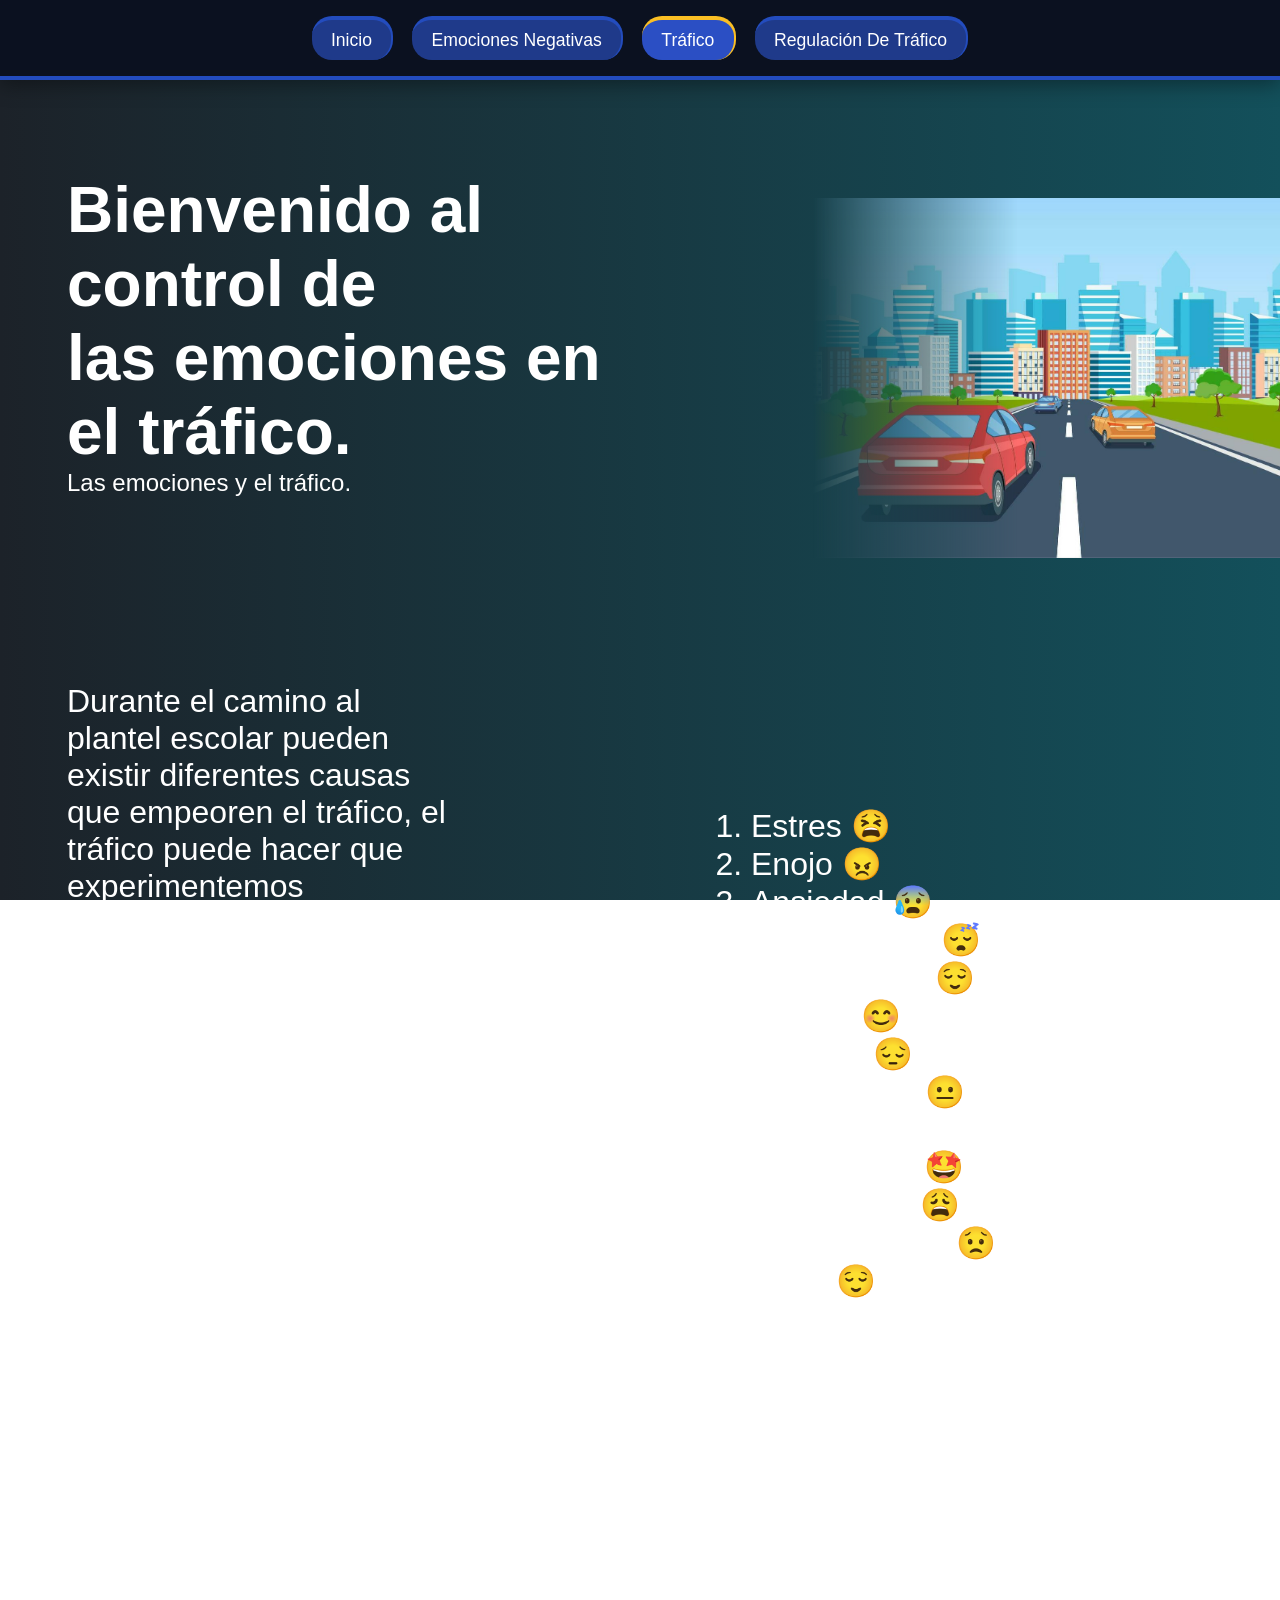
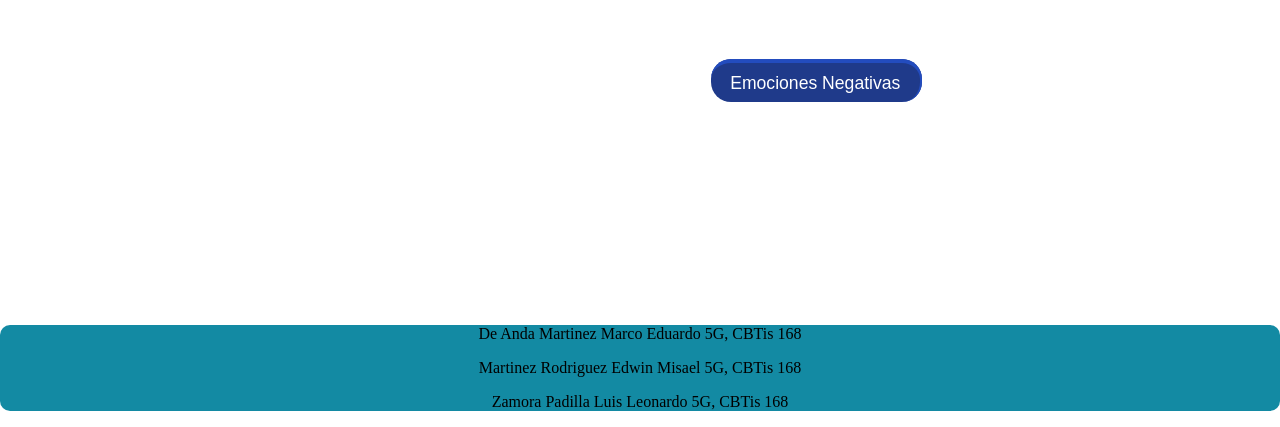
<file: Paginas/index.html>
<!DOCTYPE html>
<html lang="en">

<head>
    <meta charset="UTF-8">
    <meta name="viewport" content="width=device-width, initial-scale=1.0">
    <title>Control de las emociones en el tráfico</title>

    <link rel="stylesheet" href="../CSS/StyleIndex.css"> 
    <link rel="stylesheet" href="../CSS/Style.css"> 
</head>
<body>

<!--        <>         -->




<header class="Menu-Header">
    <nav class="Menu"> 
        <div class="ContenedorBotones">
            <a class="Botones" href="index.html">Inicio</a>
            <a class="Botones" href="Emociones.html">Emociones Negativas</a>
            <a class="Botones activo" href="Trafico.html">Tráfico</a>
            <a class="Botones" href="RegulacionDeTrafico.html">Regulación De Tráfico</a>
        </div>
    </nav>
</header>

<section>

<table>
    <tr>
        <td>
            <div class="ContenedorTitulo">

                <h1 class="Titulos">Bienvenido al control de <br> las emociones en el tráfico.</h1>
                <p class="subtitulo">Las emociones y el tráfico.</p>

            </div>
        </td>
        <td>
            <img class="ImagenTitulo" src="../Imagenes/ImageneIndex/carros.jpg" alt="Trafico de carros">
        </td>
    </tr>
</table>



<table>
    <tr>
        <td>
            <div class="ContenedorTexto">

                <p class="Texto"> 
                    Durante el camino al plantel escolar pueden existir diferentes causas que empeoren el tráfico, el tráfico puede hacer que experimentemos diferentes emociones que están sujetas a condiciones externas como lo puede ser el tiempo que falta para entrar a clases, si existen actividades importantes como, exámenes, exposiciones o tareas, etc.
                    Todas estos factores generan emociones a la hora de ir a la escuela como por ejemplo algunas emociones comunes son:
                </p>

            </div>
        </td>
        <td>    
            <div class="ContenedorTexto2">

                <div class="Texto"> 
                    <ol>
                        <li>Estres 😫 </li>
                        <li>Enojo 😠 </li>
                        <li>Ansiedad 😰 </li>
                        <li>Aburrimiento 😴 </li>
                        <li>Tranquilidad 😌 </li>
                        <li>Alegría 😊 </li>
                        <li>Tristeza 😔 </li>
                        <li>Indiferencia 😐 </li>
                        <li>Emoción o entusiasmo 🤩 </li>
                        <li>Frustración 😩 </li>
                        <li>Preocupación 😟 </li>
                        <li>Alivio 😌 </li>
                    </ol>
                </div>

            </div>
        </td>
    </tr>
    <tr>
        <td>
            <div class="ContenedorTexto3">

                <p class="Texto"> 
                    No todas las emociones que se experimentan de camino a la escuela son negativas muchas dependen de los factores externos del dia a dia, 
                    aun así existen algunas emociones que pueden ser negativas y que podemos experimentar diferentes malestares por experiencias negativas 
                    por lo que te mostraremos diferentes estrategias para relajarte y poder llegar a la escuela con la mejor actitud
                </p>

            </div>
        </td>
        <td>
                <a class="Botones" href="Emociones.html" >Emociones Negativas</a>
        </td>
   </tr>
</table>


</section>

<footer>
    <div class="fot">
    <p>De Anda Martinez Marco Eduardo 5G, CBTis 168</p>
    <p>Martinez Rodriguez Edwin Misael 5G, CBTis 168</p>
    <p>Zamora Padilla Luis Leonardo 5G, CBTis 168</p>
    </div>
</footer>

</body>
</html>
</file>
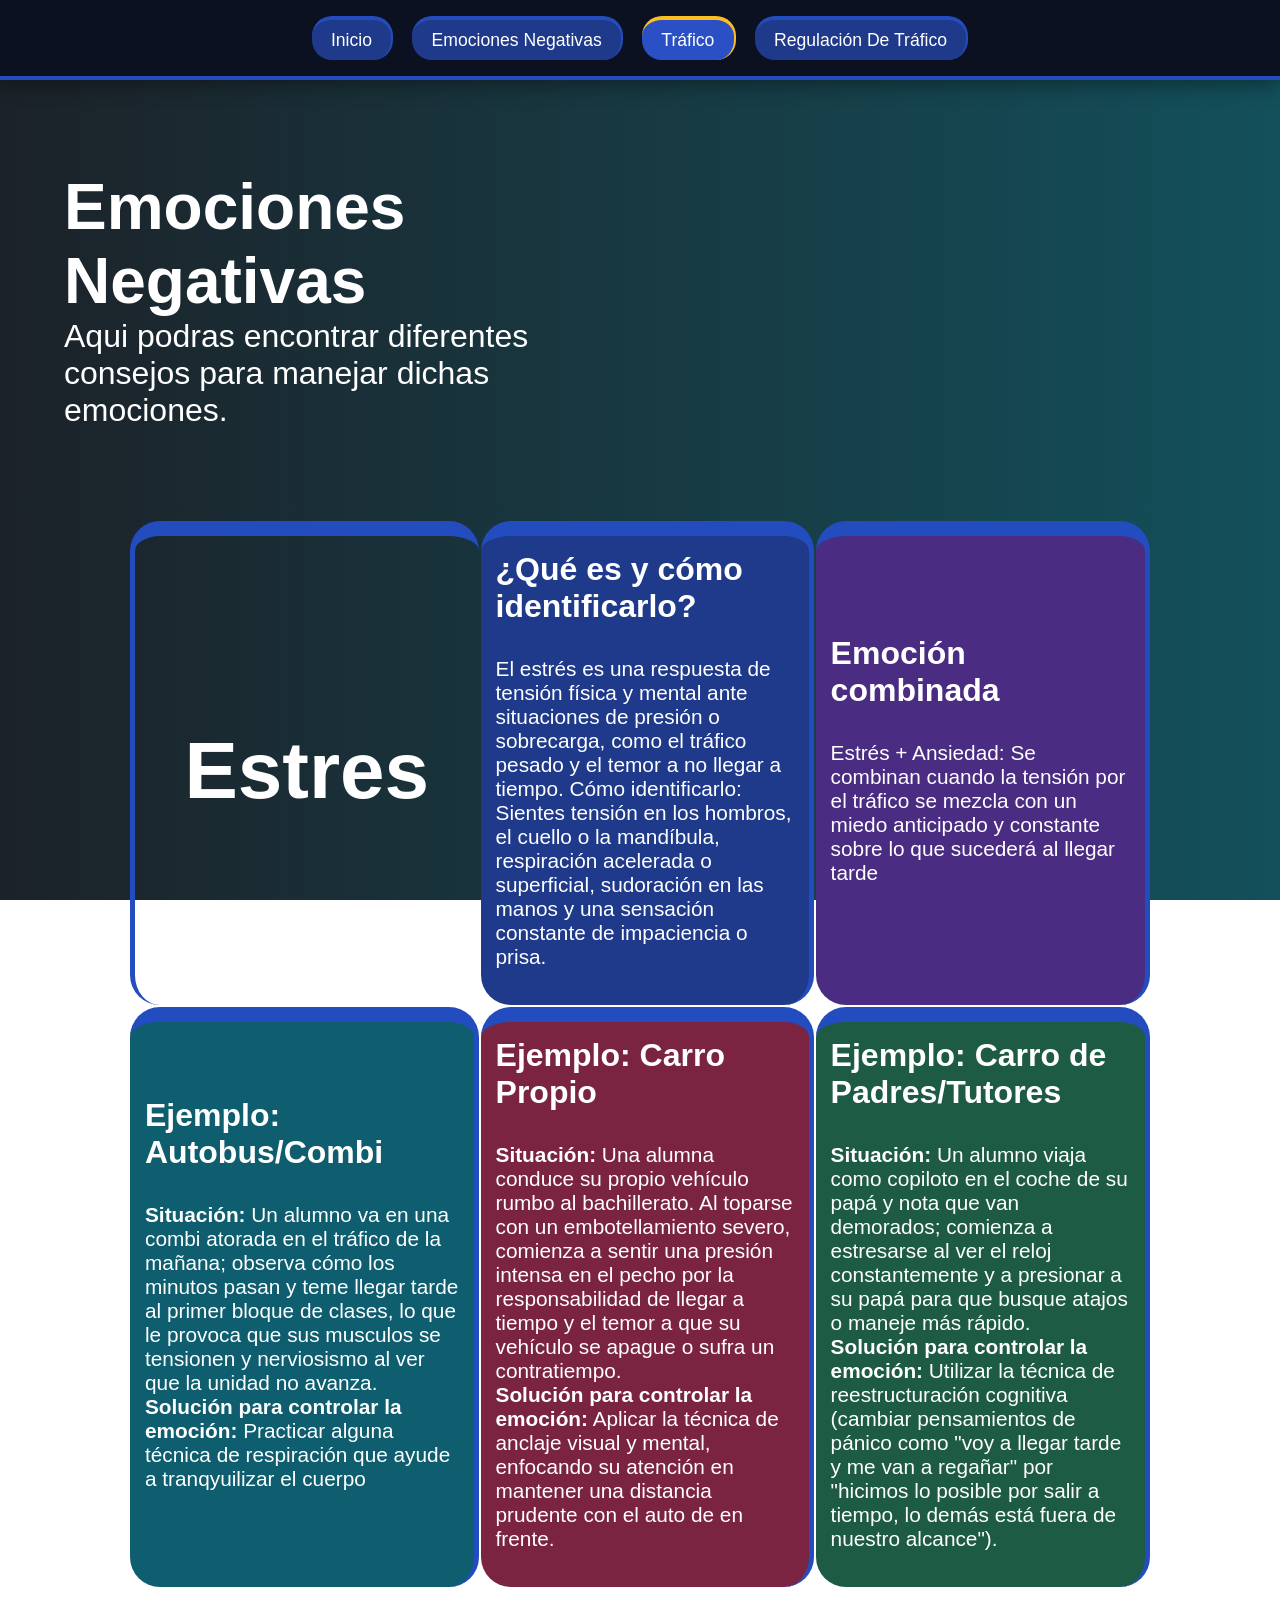
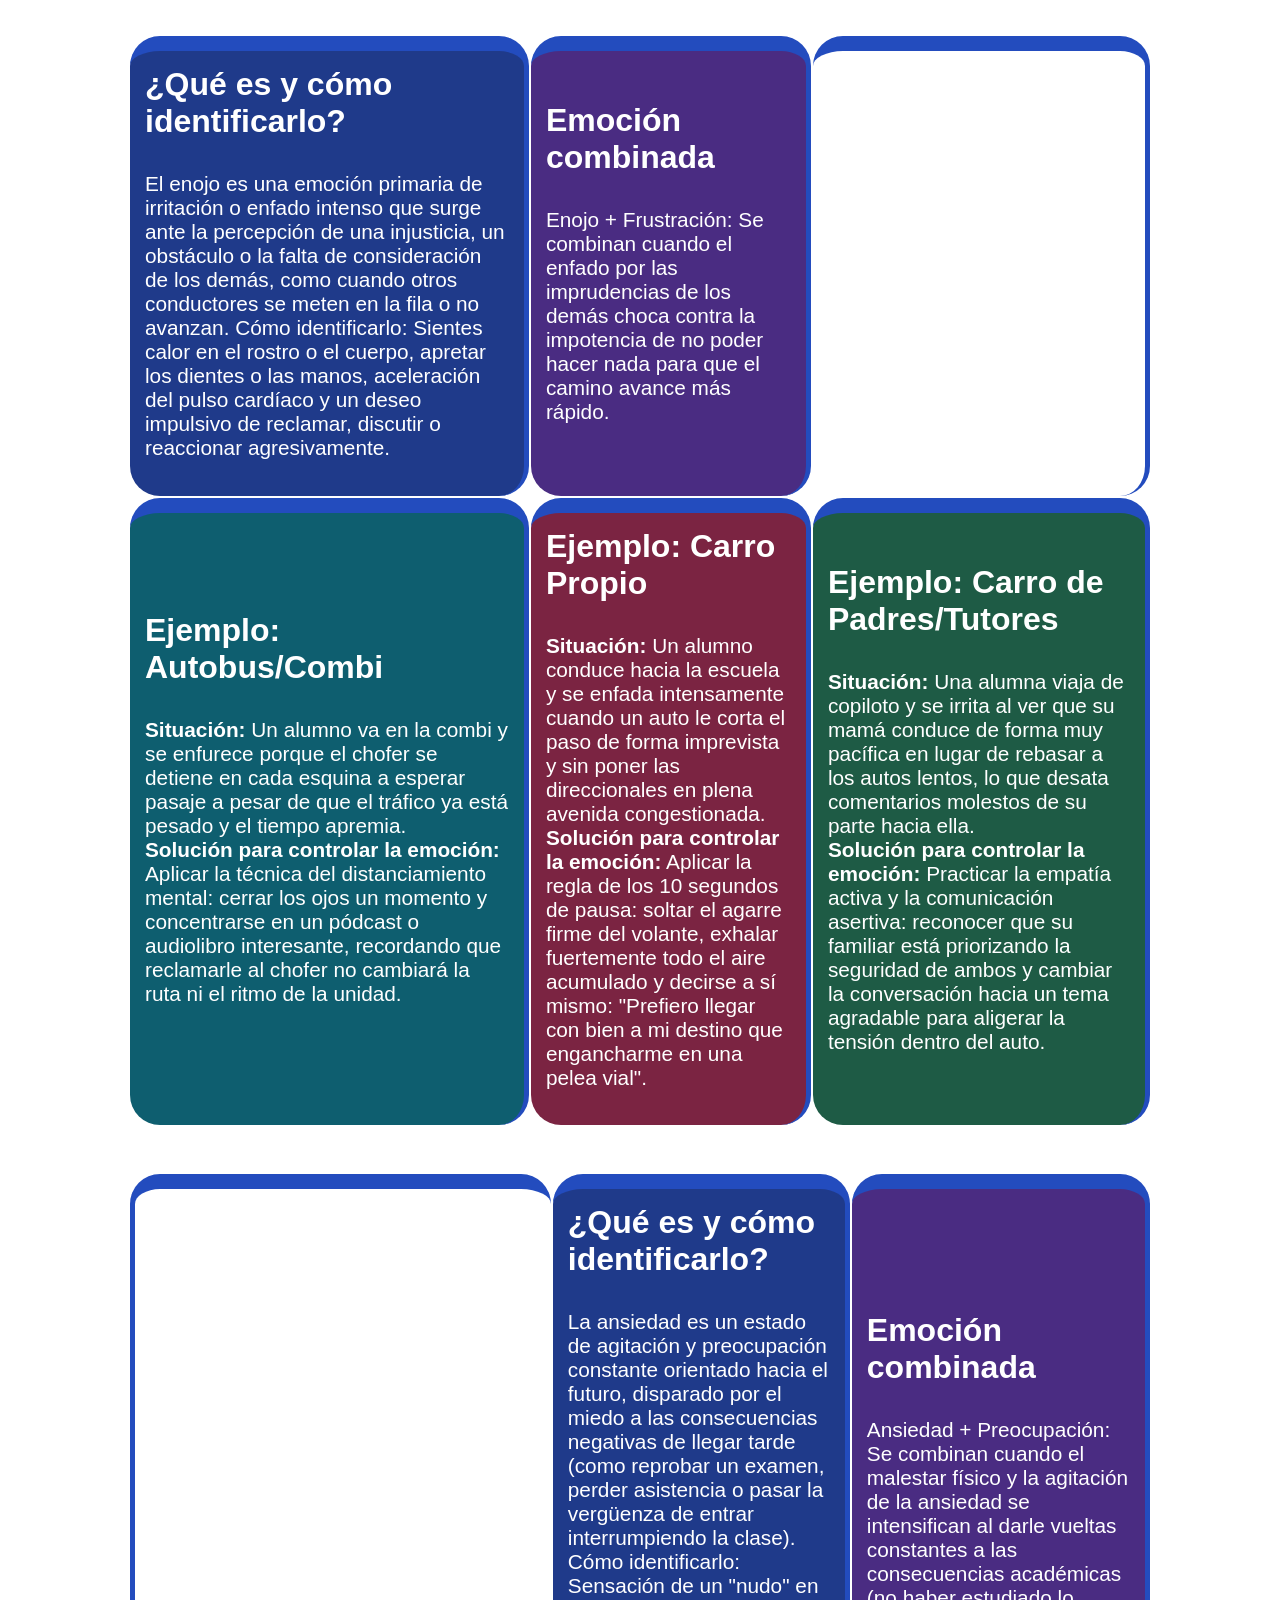
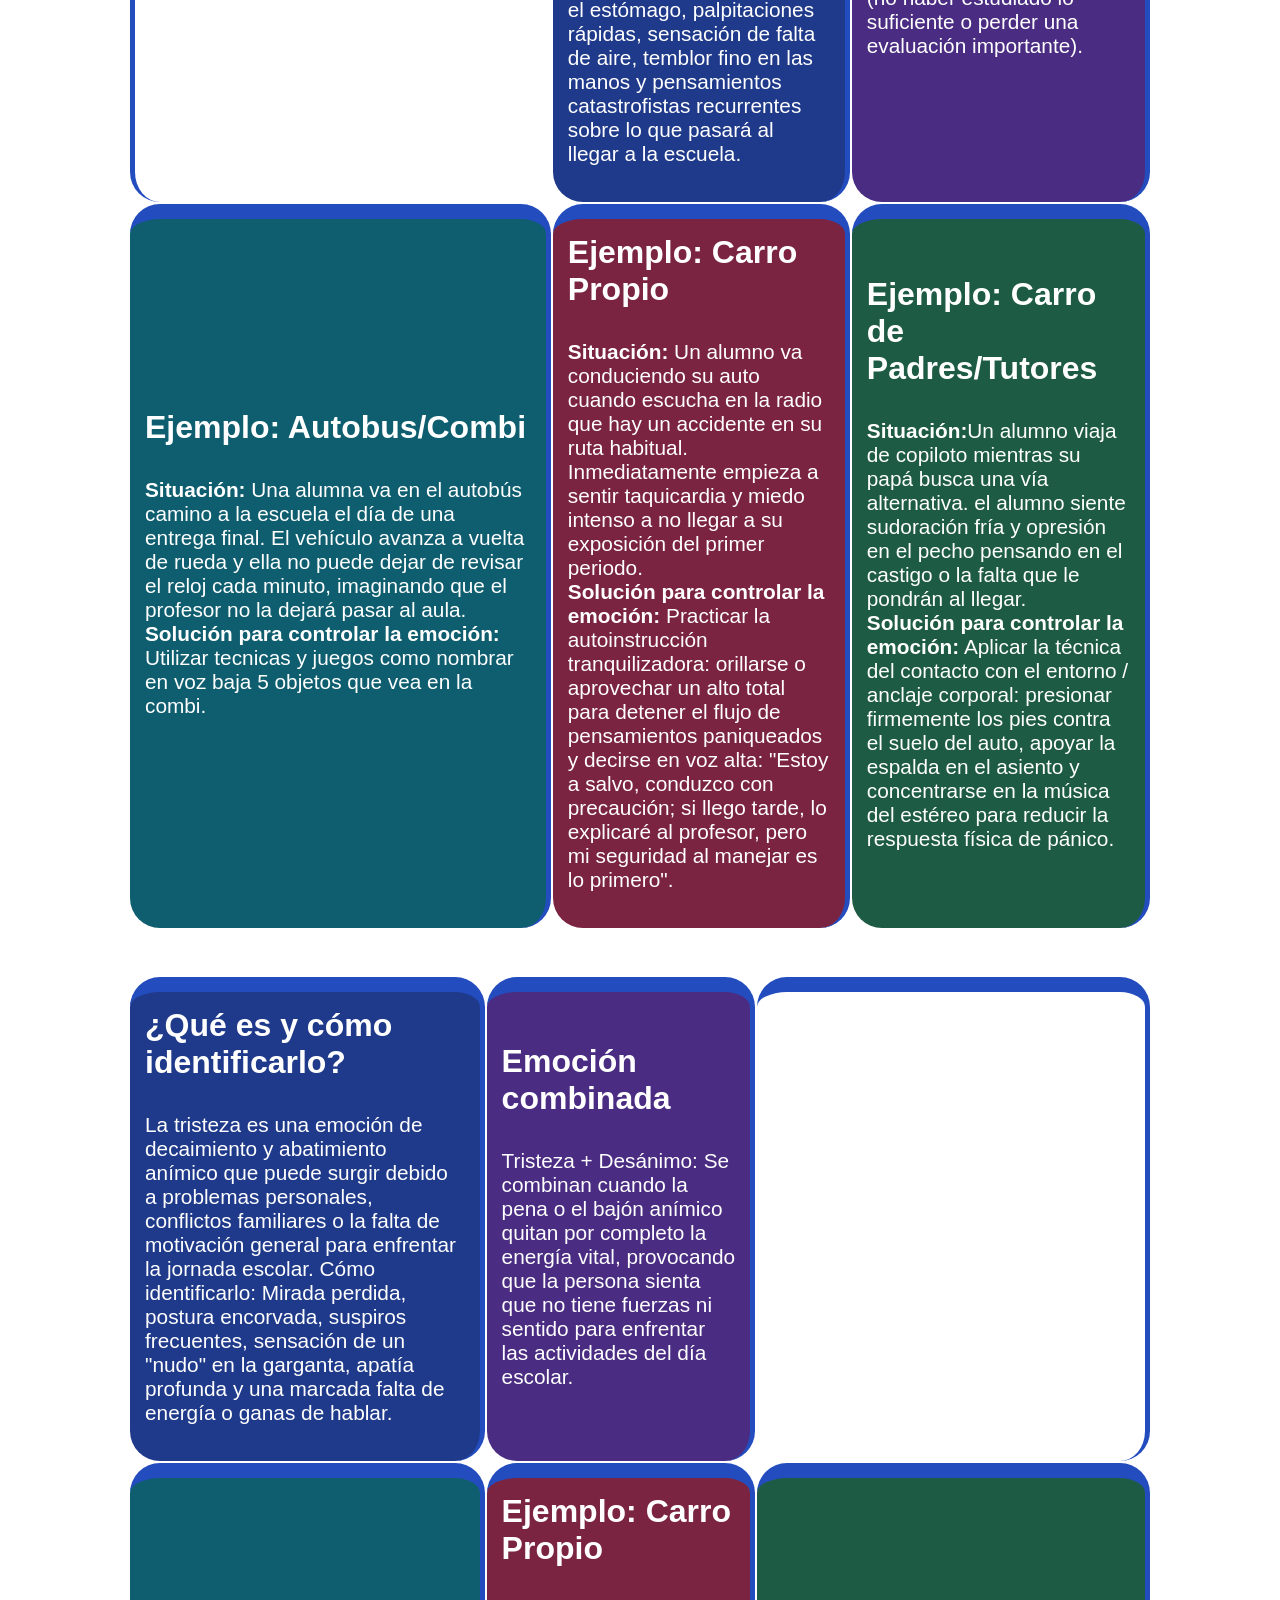
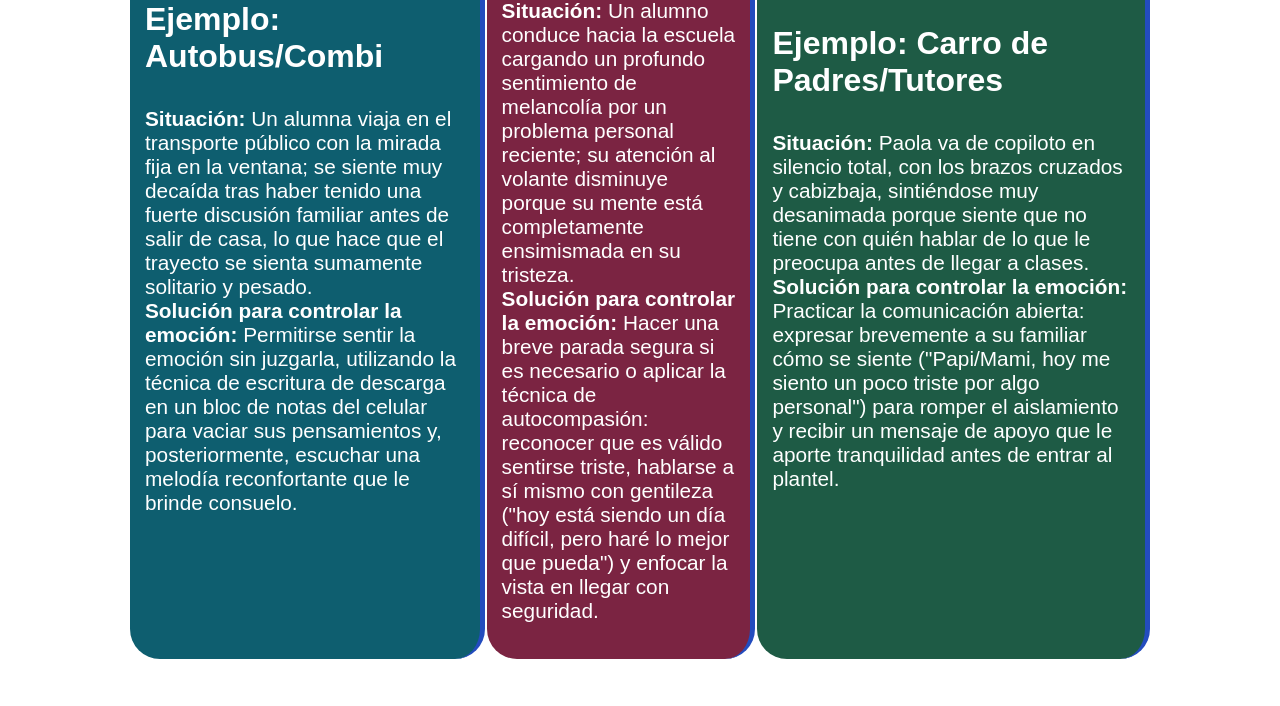
<file: Paginas/Emociones.html>
<!DOCTYPE html>
<html lang="en">
<head>
    <meta charset="UTF-8">
    <meta name="viewport" content="width=device-width, initial-scale=1.0">
    <title>Emociones</title>
    <link rel="stylesheet" href="../CSS/Style.css"> 
    <link rel="stylesheet" href="../CSS/StyleEmociones.css">
</head>
<body>

<!--        <>         -->

<header class="Menu-Header">
    <nav class="Menu"> 
        <div class="ContenedorBotones">
            <a class="Botones" href="index.html">Inicio</a>
            <a class="Botones" href="Emociones.html">Emociones Negativas</a>
            <a class="Botones activo" href="Trafico.html">Tráfico</a>
            <a class="Botones" href="RegulacionDeTrafico.html">Regulación De Tráfico</a>
        </div>
    </nav>
</header>



<section>

<div class="ContenedorTitulo"> 

    <h1 class="Titulos">Emociones Negativas</h1>
    <p class="subtitulo">Aqui podras encontrar diferentes consejos para manejar dichas emociones.</p>

</div>

</section> 

<section> <!--        Estres         -->

    <table class="TablaEmociones">

        <tr >
            <th class="ContenedordeEncabezadoIzquierdo"><h3 class="EncabezadoTabla">Estres</h3></th>  
            <td class="ContenedorDeEstresPregunta">

                    <h3 class="subtitulo">¿Qué es y cómo identificarlo?</h3>
                    <p class="Texto">
                        El estrés es una respuesta de tensión física y mental ante situaciones de presión o sobrecarga, como el tráfico pesado y el temor a no llegar a tiempo. 
                        Cómo identificarlo: Sientes tensión en los hombros, el cuello o la mandíbula, respiración acelerada o superficial, sudoración en las manos y una sensación constante de impaciencia o prisa.
                    </p>

            </td>
            <td class="ContenedorDeEstresEmocion">

                <h3 class="subtitulo">Emoción combinada</h3>
                <p class="Texto">
                    Estrés + Ansiedad: Se combinan cuando la tensión por el tráfico se mezcla con un miedo anticipado y constante sobre lo que sucederá al llegar tarde 
                </p>
            </td>
        </tr>

        <tr>
            <td class="ContenedorDeEstresEjemplo1">
                <h3 class="subtitulo">Ejemplo: Autobus/Combi</h3>
                    <p class="Texto">
                        <b>Situación:</b> Un alumno va en una combi atorada en el tráfico de la mañana; observa cómo los minutos pasan y teme llegar tarde al primer bloque de clases, 
                        lo que le provoca que sus musculos se tensionen y nerviosismo al ver que la unidad no avanza. <br>
                        <b>Solución para controlar la emoción:</b> Practicar alguna técnica de respiración que ayude a tranqyuilizar el cuerpo 
                    </p>
            </td>
            <td class="ContenedorDeEstresEjemplo2">
                <h3 class="subtitulo">Ejemplo: Carro Propio</h3>
                    <p class="Texto">
                        <b>Situación:</b> Una alumna conduce su propio vehículo rumbo al bachillerato. 
                        Al toparse con un embotellamiento severo, comienza a sentir una presión intensa en el pecho por la responsabilidad 
                        de llegar a tiempo y el temor a que su vehículo se apague o sufra un contratiempo. <br>
                        <b>Solución para controlar la emoción:</b> Aplicar la técnica de anclaje visual y mental, enfocando su atención en mantener una distancia prudente con el auto de en frente.
                    </p>
            </td>
            <td class="ContenedorDeEstresEjemplo3">
                <h3 class="subtitulo">Ejemplo: Carro de Padres/Tutores</h3>
                    <p class="Texto">
                        <b>Situación:</b> Un alumno viaja como copiloto en el coche de su papá y nota que van demorados; 
                        comienza a estresarse al ver el reloj constantemente y a presionar a su papá para que busque atajos o maneje más rápido. <br>
                        <b>Solución para controlar la emoción:</b> Utilizar la técnica de reestructuración cognitiva 
                        (cambiar pensamientos de pánico como "voy a llegar tarde y me van a regañar" por "hicimos lo posible por salir a tiempo, lo demás está fuera de nuestro alcance").
                    </p>
            </td>
        </tr>

    </table>

</section> 



<section> <!--        Enojo         -->

    <table class="TablaEmociones">

        <tr > 
            <td class="ContenedorDeEstresPregunta">

                    <h3 class="subtitulo">¿Qué es y cómo identificarlo?</h3>
                    <p class="Texto">
                        El enojo es una emoción primaria de irritación o enfado intenso que surge ante la percepción de una injusticia, un obstáculo o la falta de consideración de los demás, como cuando otros conductores se meten en la fila o no avanzan.
                        Cómo identificarlo: Sientes calor en el rostro o el cuerpo, apretar los dientes o las manos, aceleración del pulso cardíaco y un deseo impulsivo de reclamar, discutir o reaccionar agresivamente.
                    </p>

            </td>
            <td class="ContenedorDeEstresEmocion">

                <h3 class="subtitulo">Emoción combinada</h3>
                <p class="Texto">
                    Enojo + Frustración: Se combinan cuando el enfado por las imprudencias de los demás choca contra la impotencia de no poder hacer nada para que el camino avance más rápido. 
                </p>
            </td>
            <th class="ContenedordeEncabezadoDerecho"><h3 class="EncabezadoTabla">Enojo</h3></th> 
        </tr>

        <tr>
            <td class="ContenedorDeEstresEjemplo1">
                <h3 class="subtitulo">Ejemplo: Autobus/Combi</h3>
                    <p class="Texto">
                        <b> Situación: </b> Un alumno va en la combi y se enfurece porque el chofer se detiene en cada esquina a esperar pasaje a pesar de que el tráfico ya está pesado y el tiempo apremia. <br>
                        <b>Solución para controlar la emoción:</b> Aplicar la técnica del distanciamiento mental: cerrar los ojos un momento y concentrarse en un pódcast o audiolibro interesante, 
                        recordando que reclamarle al chofer no cambiará la ruta ni el ritmo de la unidad.
                    </p>
            </td>
            <td class="ContenedorDeEstresEjemplo2">
                <h3 class="subtitulo">Ejemplo: Carro Propio</h3>
                    <p class="Texto">
                        <b>Situación:</b> Un alumno conduce hacia la escuela y se enfada intensamente cuando un auto le corta el paso de forma imprevista y sin poner las direccionales en 
                        plena avenida congestionada. <br>
                        <b>Solución para controlar la emoción:</b> Aplicar la regla de los 10 segundos de pausa: soltar el agarre firme del volante, exhalar fuertemente todo el aire acumulado y decirse a sí mismo: 
                        "Prefiero llegar con bien a mi destino que engancharme en una pelea vial".
                    </p>
            </td>
            <td class="ContenedorDeEstresEjemplo3">
                <h3 class="subtitulo">Ejemplo: Carro de Padres/Tutores</h3>
                    <p class="Texto">
                        <b>Situación:</b> Una alumna viaja de copiloto y se irrita al ver que su mamá conduce de forma muy pacífica en lugar de rebasar a los autos lentos, 
                        lo que desata comentarios molestos de su parte hacia ella. <br>
                        <b>Solución para controlar la emoción:</b> Practicar la empatía activa y la comunicación asertiva: reconocer que su familiar está priorizando la seguridad de ambos y 
                        cambiar la conversación hacia un tema agradable para aligerar la tensión dentro del auto.
                    </p>
            </td>
        </tr>

    </table>

</section> 



<section> <!--        Ansiedad         -->

    <table class="TablaEmociones">

        <tr >
            <th class="ContenedordeEncabezadoIzquierdo"><h3 class="EncabezadoTabla">Ansiedad</h3></th>  
            <td class="ContenedorDeEstresPregunta">

                    <h3 class="subtitulo">¿Qué es y cómo identificarlo?</h3>
                    <p class="Texto">
                        La ansiedad es un estado de agitación y preocupación constante orientado hacia el futuro, disparado por el miedo a las consecuencias negativas de llegar tarde 
                        (como reprobar un examen, perder asistencia o pasar la vergüenza de entrar interrumpiendo la clase).
                        Cómo identificarlo: Sensación de un "nudo" en el estómago, palpitaciones rápidas, sensación de falta de aire, temblor fino en las manos y pensamientos catastrofistas recurrentes 
                        sobre lo que pasará al llegar a la escuela.
                    </p>

            </td>
            <td class="ContenedorDeEstresEmocion">

                <h3 class="subtitulo">Emoción combinada</h3>
                <p class="Texto">
                    Ansiedad + Preocupación: Se combinan cuando el malestar físico y la agitación de la ansiedad se intensifican al darle vueltas constantes a las consecuencias académicas 
                    (no haber estudiado lo suficiente o perder una evaluación importante).
                </p>
            </td>
        </tr>

        <tr>
            <td class="ContenedorDeEstresEjemplo1">
                <h3 class="subtitulo">Ejemplo: Autobus/Combi</h3>
                    <p class="Texto">
                    <b>Situación:</b> Una alumna va en el autobús camino a la escuela el día de una entrega final. 
                    El vehículo avanza a vuelta de rueda y ella no puede dejar de revisar el reloj cada minuto, imaginando que el profesor no la dejará pasar al aula. <br>
                    <b>Solución para controlar la emoción:</b> Utilizar tecnicas y juegos como nombrar en voz baja 5 objetos que vea en la combi.
                    </p>
            </td>
            <td class="ContenedorDeEstresEjemplo2">
                <h3 class="subtitulo">Ejemplo: Carro Propio</h3>
                    <p class="Texto">
                        <b>Situación:</b> Un alumno va conduciendo su auto cuando escucha en la radio que hay un accidente en su ruta habitual. 
                        Inmediatamente empieza a sentir taquicardia y miedo intenso a no llegar a su exposición del primer periodo. <br>
                        <b>Solución para controlar la emoción:</b> Practicar la autoinstrucción tranquilizadora: 
                        orillarse o aprovechar un alto total para detener el flujo de pensamientos paniqueados y decirse en voz alta: "Estoy a salvo, conduzco con precaución; si llego tarde, 
                        lo explicaré al profesor, pero mi seguridad al manejar es lo primero".
                    </p>
            </td>
            <td class="ContenedorDeEstresEjemplo3">
                <h3 class="subtitulo">Ejemplo: Carro de Padres/Tutores</h3>
                    <p class="Texto">
                        <b>Situación:</b>Un alumno viaja de copiloto mientras su papá busca una vía alternativa. 
                        el alumno siente sudoración fría y opresión en el pecho pensando en el castigo o la falta que le pondrán al llegar. <br>
                        <b>Solución para controlar la emoción:</b> Aplicar la técnica del contacto con el entorno / anclaje corporal: 
                        presionar firmemente los pies contra el suelo del auto, apoyar la espalda en el asiento y concentrarse en la música del estéreo para reducir la respuesta física de pánico.
                    </p>
            </td>
        </tr>

    </table>

</section> 



<section> <!--        Tristeza         -->

    <table class="TablaEmociones">

        <tr > 
            <td class="ContenedorDeEstresPregunta">

                    <h3 class="subtitulo">¿Qué es y cómo identificarlo?</h3>
                    <p class="Texto">
                        La tristeza es una emoción de decaimiento y abatimiento anímico que puede surgir debido a problemas personales, 
                        conflictos familiares o la falta de motivación general para enfrentar la jornada escolar.
                        Cómo identificarlo: Mirada perdida, postura encorvada, suspiros frecuentes, sensación de un "nudo" en la garganta, apatía profunda y una marcada falta de energía o ganas de hablar.
                    </p>

            </td>
            <td class="ContenedorDeEstresEmocion">

                <h3 class="subtitulo">Emoción combinada</h3>
                <p class="Texto">
                    Tristeza + Desánimo: Se combinan cuando la pena o el bajón anímico quitan por completo la energía vital, 
                    provocando que la persona sienta que no tiene fuerzas ni sentido para enfrentar las actividades del día escolar.
                </p>
            </td>
            <th class="ContenedordeEncabezadoDerecho"><h3 class="EncabezadoTabla">Tristeza</h3></th> 
        </tr>

        <tr>
            <td class="ContenedorDeEstresEjemplo1">
                <h3 class="subtitulo">Ejemplo: Autobus/Combi</h3>
                    <p class="Texto">
                        <b>Situación:</b>  Un alumna viaja en el transporte público con la mirada fija en la ventana; se siente muy decaída tras haber tenido una fuerte discusión 
                        familiar antes de salir de casa, lo que hace que el trayecto se sienta sumamente solitario y pesado. <br>
                        <b>Solución para controlar la emoción:</b> Permitirse sentir la emoción sin juzgarla, utilizando 
                        la técnica de escritura de descarga en un bloc de notas del celular para vaciar sus pensamientos y, posteriormente, escuchar una melodía reconfortante que le brinde consuelo.
                    </p>
            </td>
            <td class="ContenedorDeEstresEjemplo2">
                <h3 class="subtitulo">Ejemplo: Carro Propio</h3>
                    <p class="Texto">
                        <b>Situación:</b> Un alumno conduce hacia la escuela cargando un profundo sentimiento de melancolía por un problema personal reciente; 
                        su atención al volante disminuye porque su mente está completamente ensimismada en su tristeza. <br>
                        <b>Solución para controlar la emoción:</b> Hacer una breve parada segura si es necesario o aplicar la técnica de autocompasión: 
                        reconocer que es válido sentirse triste, hablarse a sí mismo con gentileza ("hoy está siendo un día difícil, pero haré lo mejor que pueda") y enfocar la vista en llegar con seguridad.
                    </p>
            </td>
            <td class="ContenedorDeEstresEjemplo3">
                <h3 class="subtitulo">Ejemplo: Carro de Padres/Tutores</h3>
                    <p class="Texto">
                        <b>Situación:</b> Paola va de copiloto en silencio total, con los brazos cruzados y cabizbaja, 
                        sintiéndose muy desanimada porque siente que no tiene con quién hablar de lo que le preocupa antes de llegar a clases. <br>
                        <b>Solución para controlar la emoción:</b> Practicar la comunicación abierta: expresar brevemente a su familiar cómo se siente 
                        ("Papi/Mami, hoy me siento un poco triste por algo personal") para romper el aislamiento y recibir un mensaje de apoyo que le aporte tranquilidad antes de entrar al plantel.
                    </p>
            </td>
        </tr>

    </table>

</section> 











<script>   </script>

</body>
</html>
</file>
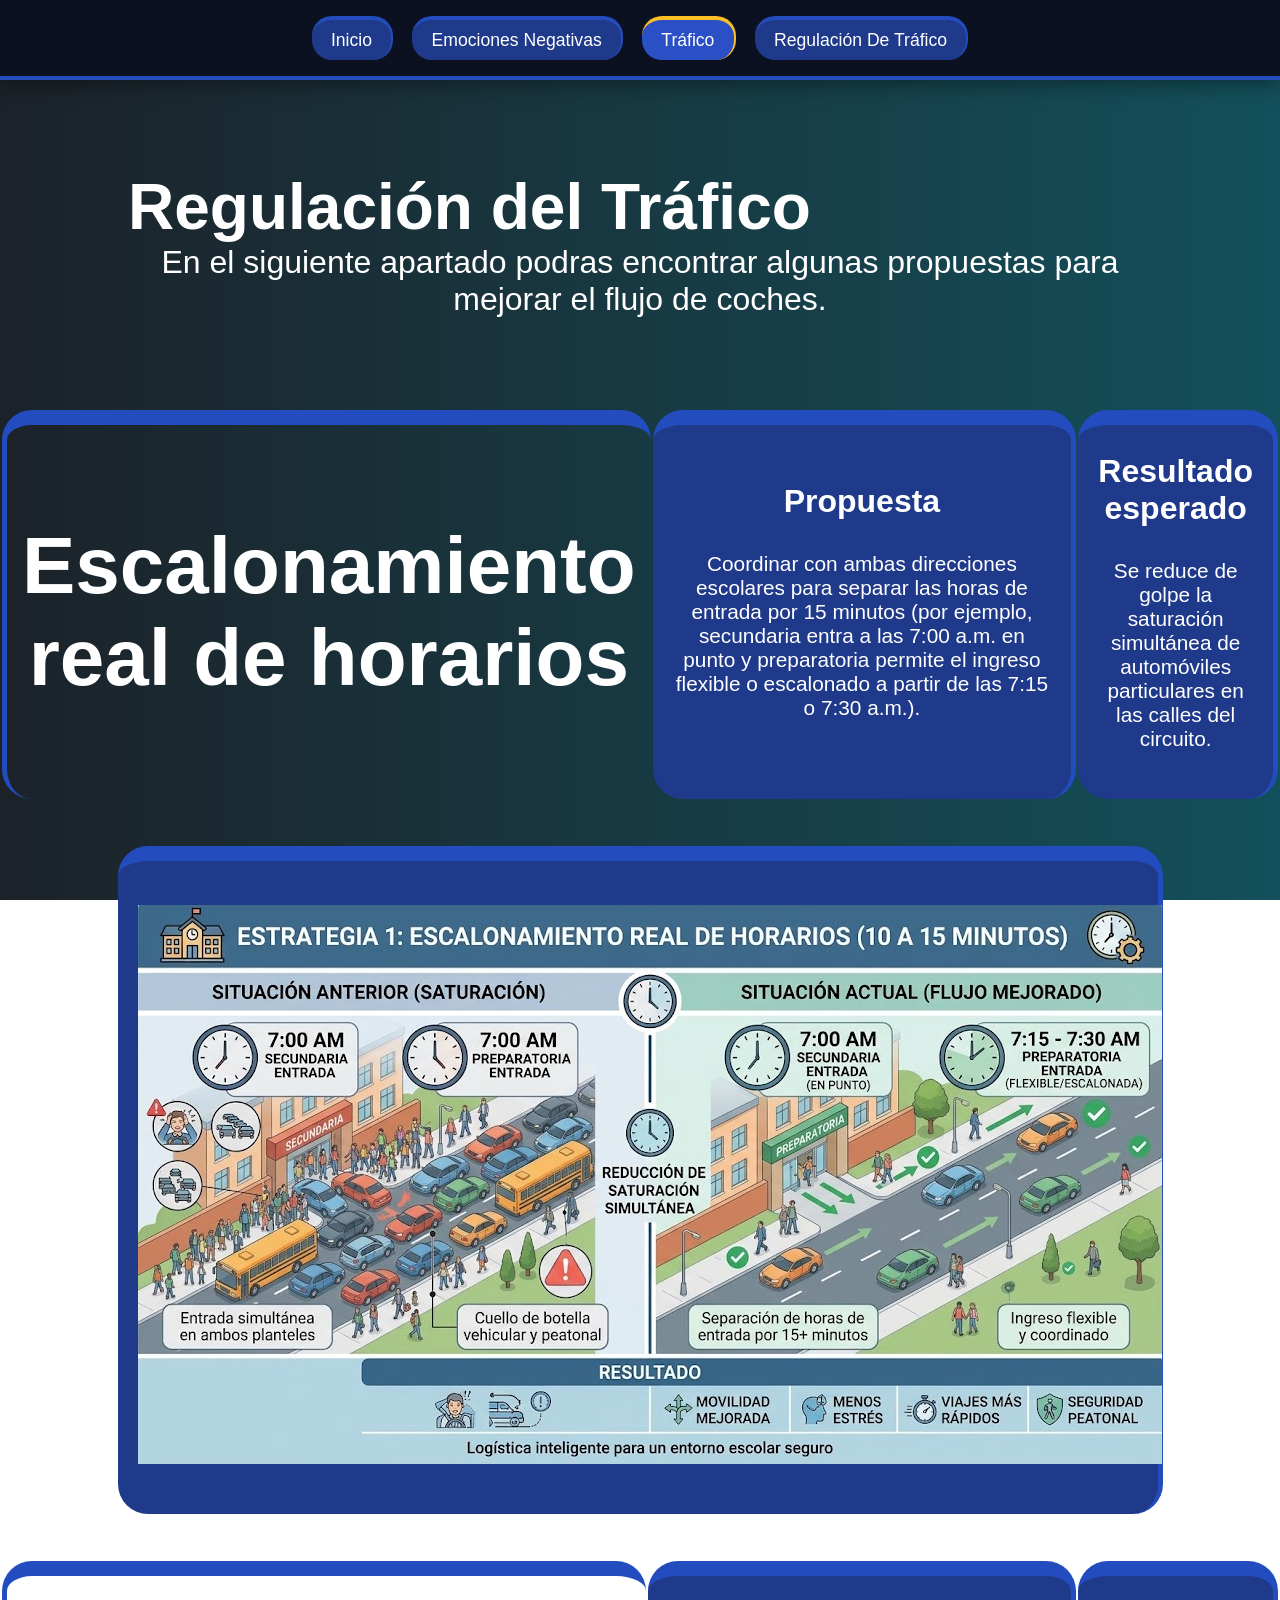
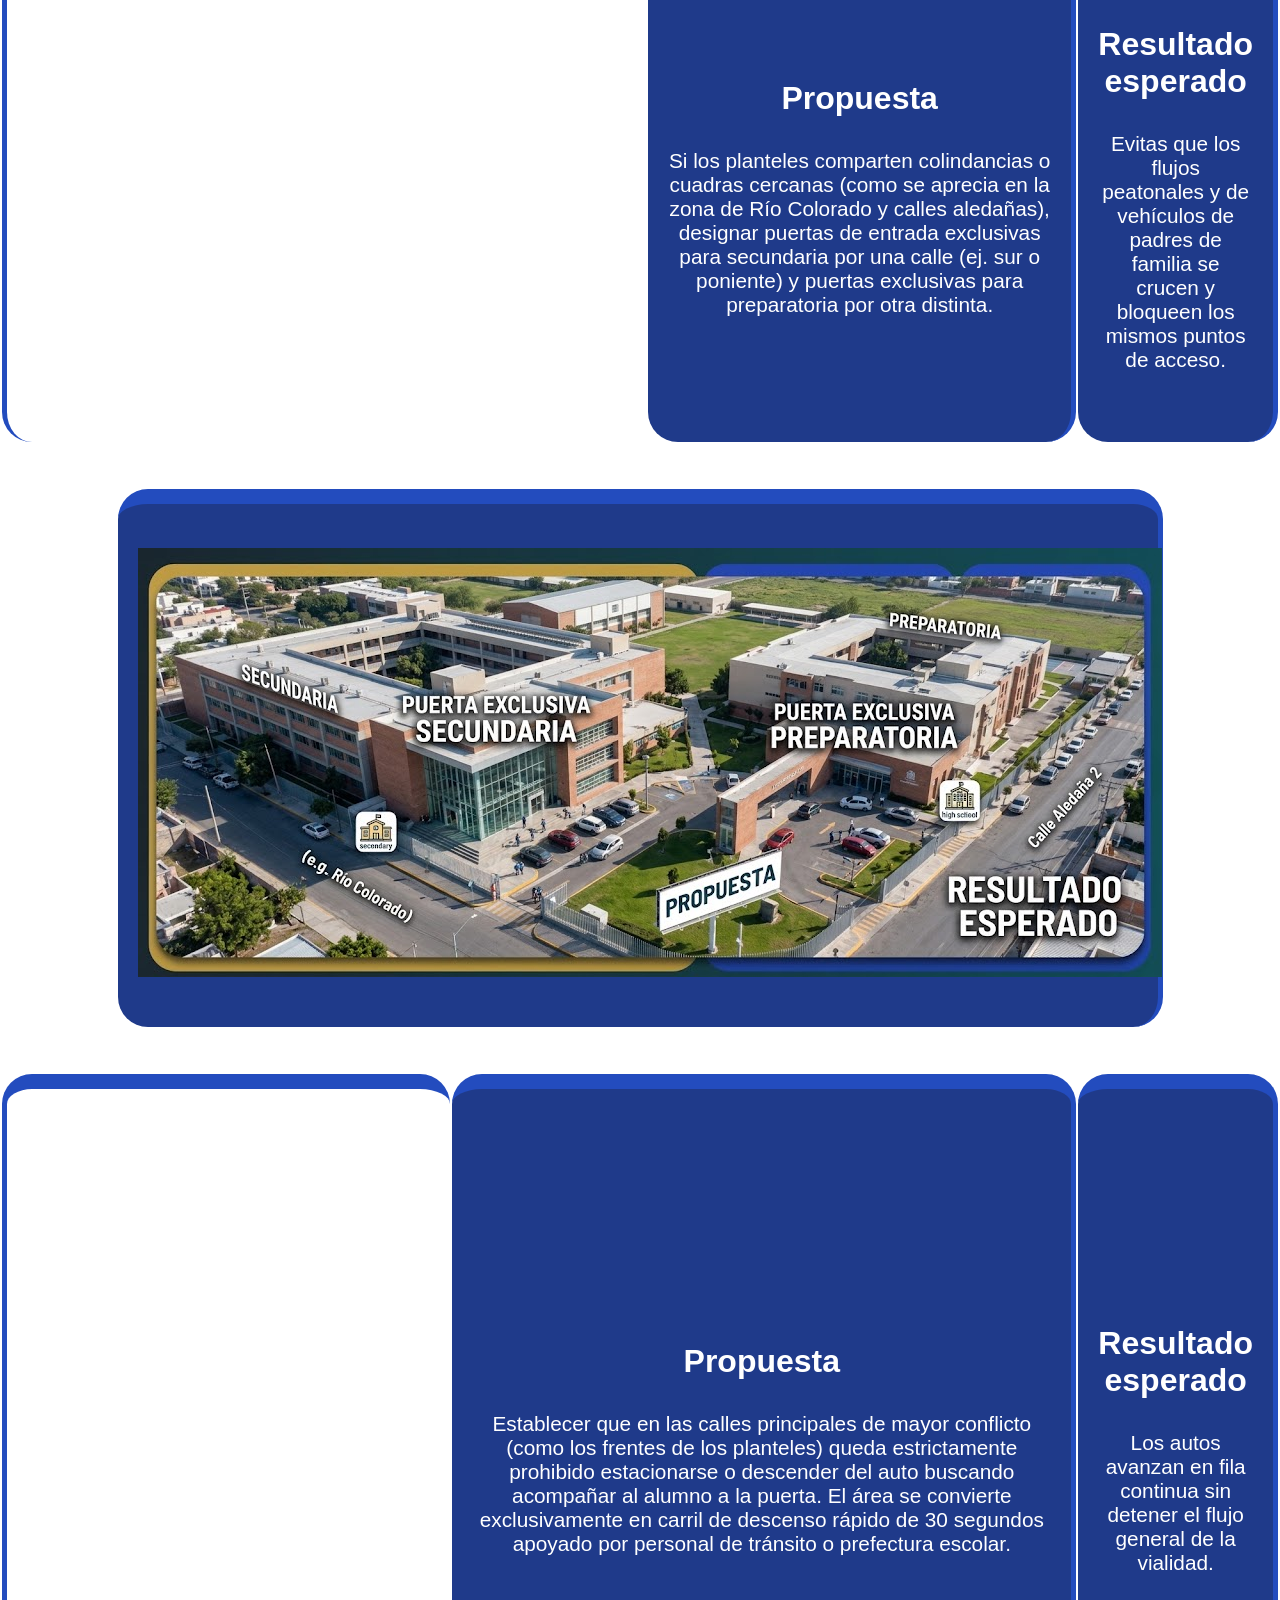
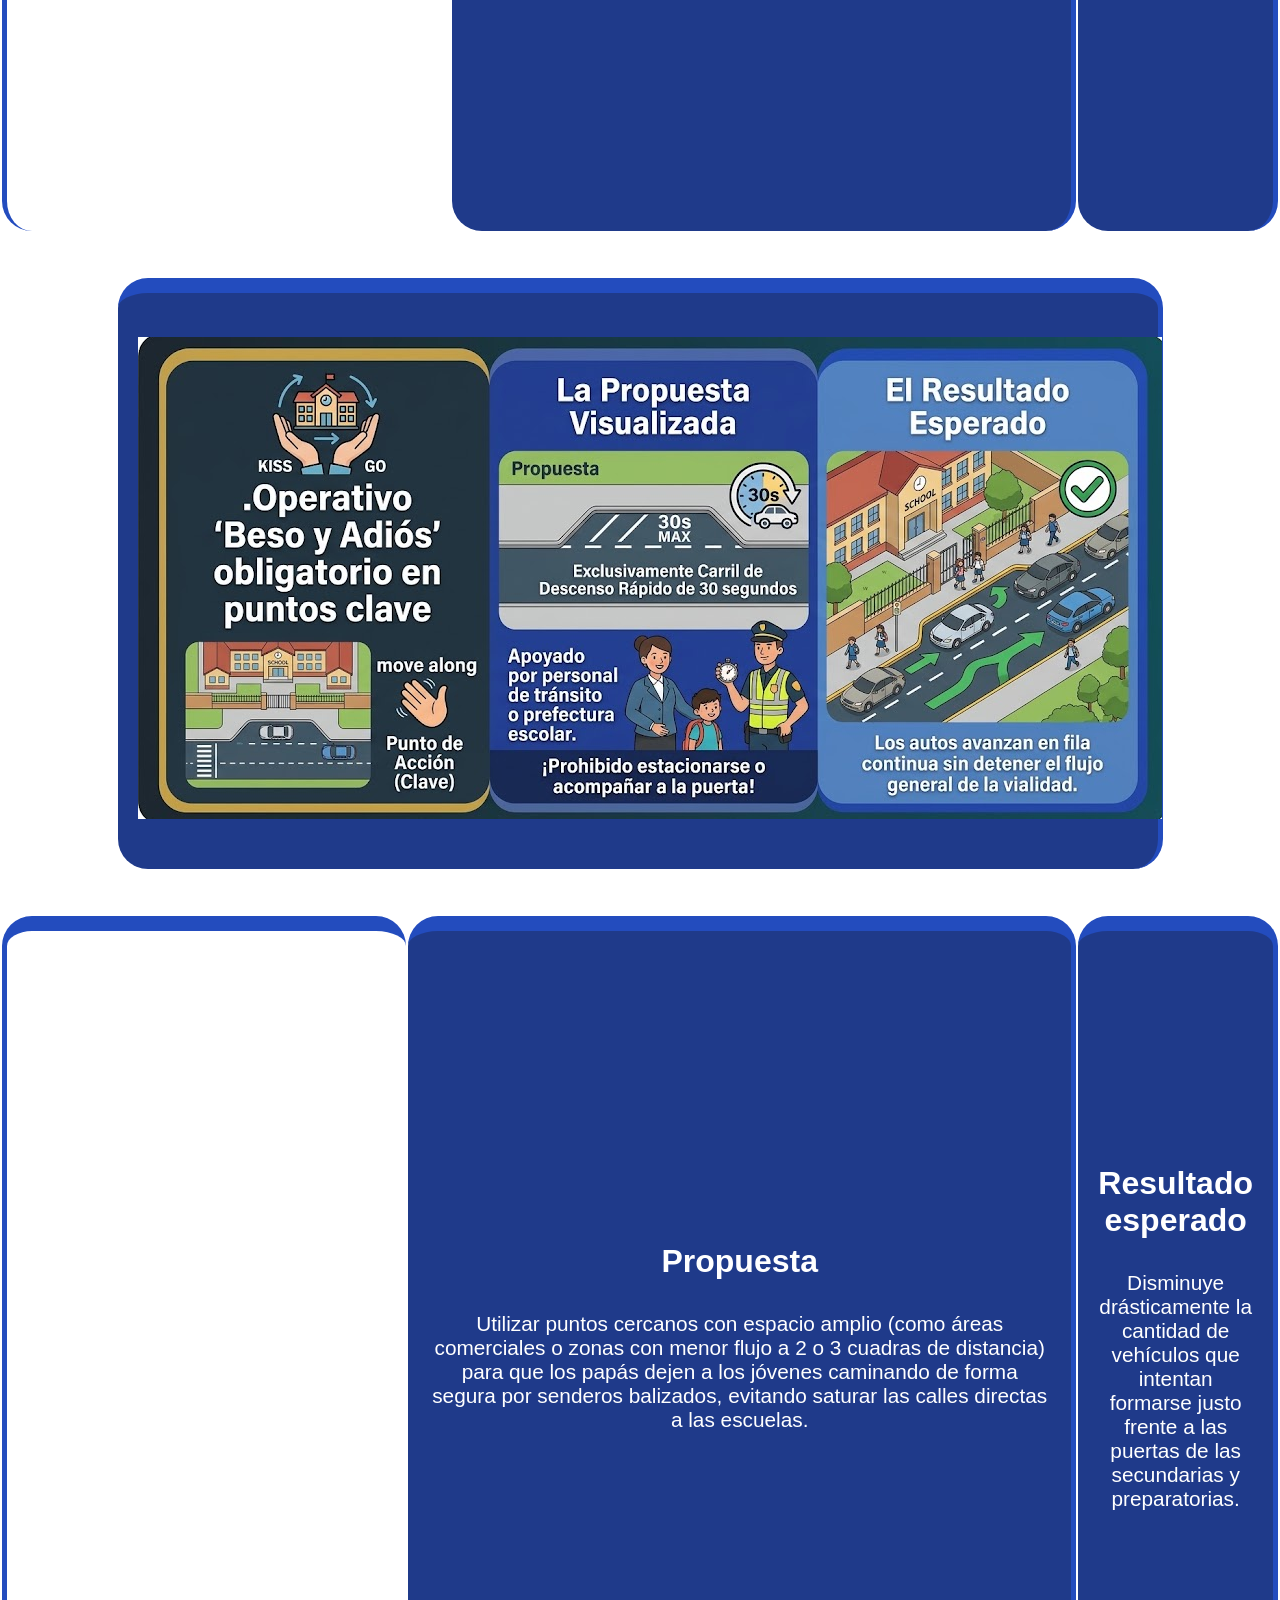
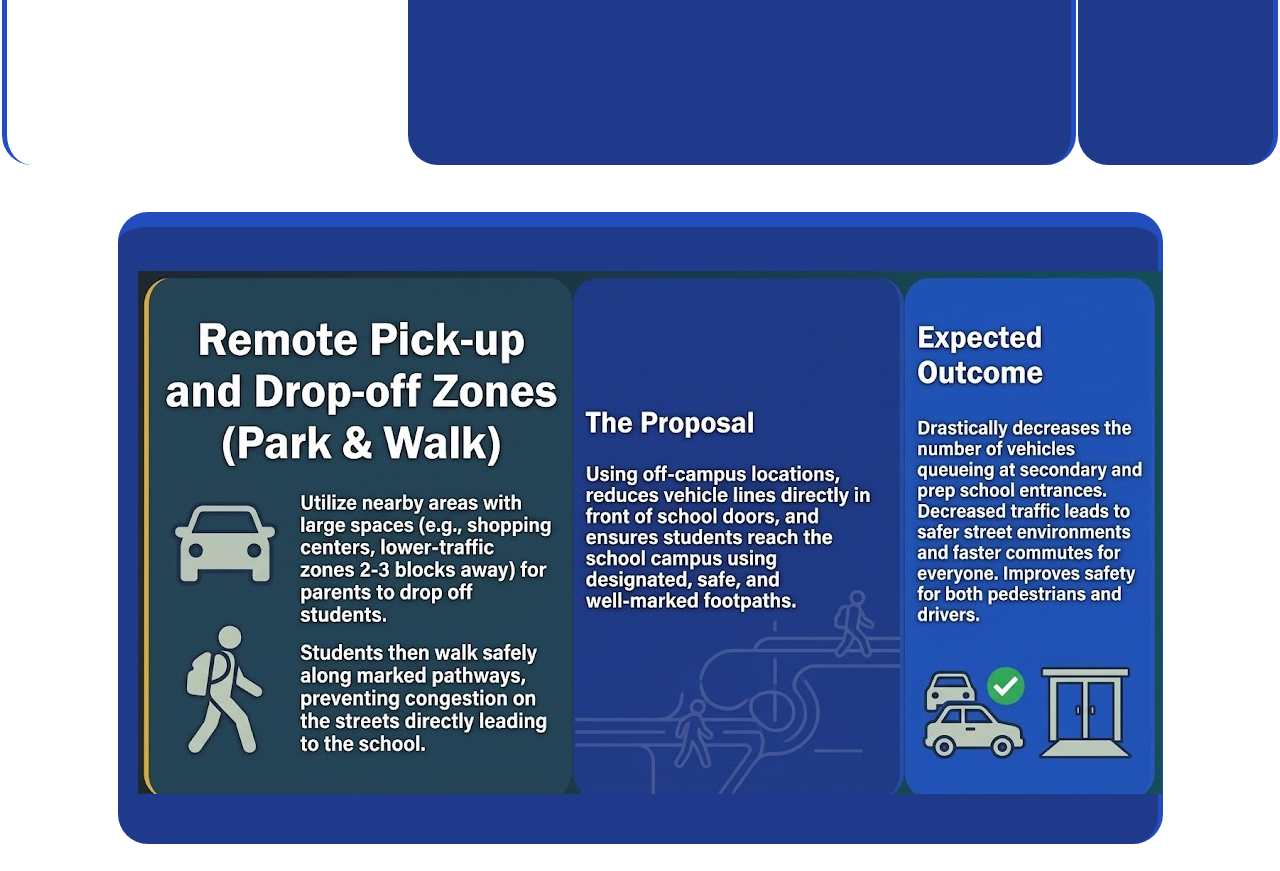
<file: Paginas/RegulacionDeTrafico.html>
<!DOCTYPE html>
<html lang="en">
<head>
    <meta charset="UTF-8">
    <meta name="viewport" content="width=device-width, initial-scale=1.0">
    <title>Emociones</title>
    <link rel="stylesheet" href="../CSS/Style.css"> 
    <link rel="stylesheet" href="../CSS/StyleRegulacionTra.css">
</head>
<body>

<header class="Menu-Header">
    <nav class="Menu"> 
        <div class="ContenedorBotones">
            <a class="Botones" href="index.html">Inicio</a>
            <a class="Botones" href="Emociones.html">Emociones Negativas</a>
            <a class="Botones activo" href="Trafico.html">Tráfico</a>
            <a class="Botones" href="RegulacionDeTrafico.html">Regulación De Tráfico</a>
        </div>
    </nav>
</header>

<section>

<div class="ContenedorTituloRT"> 
    <h1 class="Titulos">Regulación del Tráfico</h1>
    <p class="subtituloRT">En el siguiente apartado podras encontrar algunas propuestas para mejorar el flujo de coches.</p>
</div>

</section> 

<section>

    <table class="TablaRT">

        <tr>
            <th class="ContenedordeEncabezadoIzquierdoRT"><h3 class="EncabezadoTablaRT">Escalonamiento real de horarios</h3></th>  
            <td class="ContenedorDeEstrategia1Pregunta">

                    <h3 class="subtituloRT">Propuesta</h3>
                    <p class="TextoRT">
                         Coordinar con ambas direcciones escolares para separar las horas de entrada por 15 minutos 
                         (por ejemplo, secundaria entra a las 7:00 a.m. en punto y preparatoria permite el ingreso flexible o escalonado a partir de las 7:15 o 7:30 a.m.).
                    </p>

            </td>
            <td class="ContenedorDeEstrategia1Pregunta">

                <h3 class="subtituloRT">Resultado esperado</h3>
                <p class="TextoRT">
                    Se reduce de golpe la saturación simultánea de automóviles particulares en las calles del circuito. 
                </p>
            </td>
        </tr>
            
    </table>
            <div class="ContenedorDeEstrategia1Pregunta">
                    <p class="TextoTR">
                        <img src="../Imagenes/Regulacion Trafico/TR_1.jpg" alt="Imagen de regulacion de trafico 1" class="ImagenRT">
                    </p>
            </div>
            
    <table class="TablaRT">

        <tr>
            <th class="ContenedordeEncabezadoIzquierdoRT"><h3 class="EncabezadoTablaRT">Implementación de accesos separados</h3></th>  
            <td class="ContenedorDeEstrategia1Pregunta">

                    <h3 class="subtituloRT">Propuesta</h3>
                    <p class="TextoRT">
                        Si los planteles comparten colindancias o cuadras cercanas (como se aprecia en la zona de Río Colorado y calles aledañas), designar puertas de entrada exclusivas para secundaria por una calle (ej. sur o poniente) y puertas exclusivas para preparatoria por otra distinta.  
                    </p>

            </td>
            <td class="ContenedorDeEstrategia1Pregunta">

                <h3 class="subtituloRT">Resultado esperado</h3>
                <p class="TextoRT">
                    Evitas que los flujos peatonales y de vehículos de padres de familia se crucen y bloqueen los mismos puntos de acceso.
                </p>
            </td>
        </tr>
            
    </table>
            <div class="ContenedorDeEstrategia1Pregunta">
                    <p class="TextoTR">
                        <img src="../Imagenes/Regulacion Trafico/TR_2.jpg" alt="Imagen de regulacion de trafico 1" class="ImagenRT">
                    </p>
            </div>
            
    <table class="TablaRT">

        <tr>
            <th class="ContenedordeEncabezadoIzquierdoRT"><h3 class="EncabezadoTablaRT">.Operativo 'Beso y Adiós' obligatorio en puntos clave</h3></th>  
            <td class="ContenedorDeEstrategia1Pregunta">

                    <h3 class="subtituloRT">Propuesta</h3>
                    <p class="TextoRT">
                        Establecer que en las calles principales de mayor conflicto (como los frentes de los planteles) queda estrictamente prohibido estacionarse o descender del auto buscando acompañar al alumno a la puerta. El área se convierte exclusivamente en carril de descenso rápido de 30 segundos apoyado por personal de tránsito o prefectura escolar.
                    </p>

            </td>
            <td class="ContenedorDeEstrategia1Pregunta">

                <h3 class="subtituloRT">Resultado esperado</h3>
                <p class="TextoRT">
                     Los autos avanzan en fila continua sin detener el flujo general de la vialidad. 
                </p>
            </td>
        </tr>
            
    </table>
            <div class="ContenedorDeEstrategia1Pregunta">
                    <p class="TextoTR">
                        <img src="../Imagenes/Regulacion Trafico/TR_3.jpg" alt="Imagen de regulacion de trafico 1" class="ImagenRT">
                    </p>
            </div>
            
    <table class="TablaRT">

        <tr>
            <th class="ContenedordeEncabezadoIzquierdoRT"><h3 class="EncabezadoTablaRT">Zonas de ascenso y descenso remoto (Park & Walk)</h3></th>  
            <td class="ContenedorDeEstrategia1Pregunta">

                    <h3 class="subtituloRT">Propuesta</h3>
                    <p class="TextoRT">
                        Utilizar puntos cercanos con espacio amplio (como áreas comerciales o zonas con menor flujo a 2 o 3 cuadras de distancia) para que los papás dejen a los jóvenes caminando de forma segura por senderos balizados, evitando saturar las calles directas a las escuelas.
                    </p>

            </td>
            <td class="ContenedorDeEstrategia1Pregunta">

                <h3 class="subtituloRT">Resultado esperado</h3>
                <p class="TextoRT">
                    Disminuye drásticamente la cantidad de vehículos que intentan formarse justo frente a las puertas de las secundarias y preparatorias.
                </p>
            </td>
        </tr>
            
    </table>
            <div class="ContenedorDeEstrategia1Pregunta">
                    <p class="TextoTR">
                        <img src="../Imagenes/Regulacion Trafico/TR_4.jpg" alt="Imagen de regulacion de trafico 1" class="ImagenRT">
                    </p>
            </div>
</section>
</body>
</html>
</file>
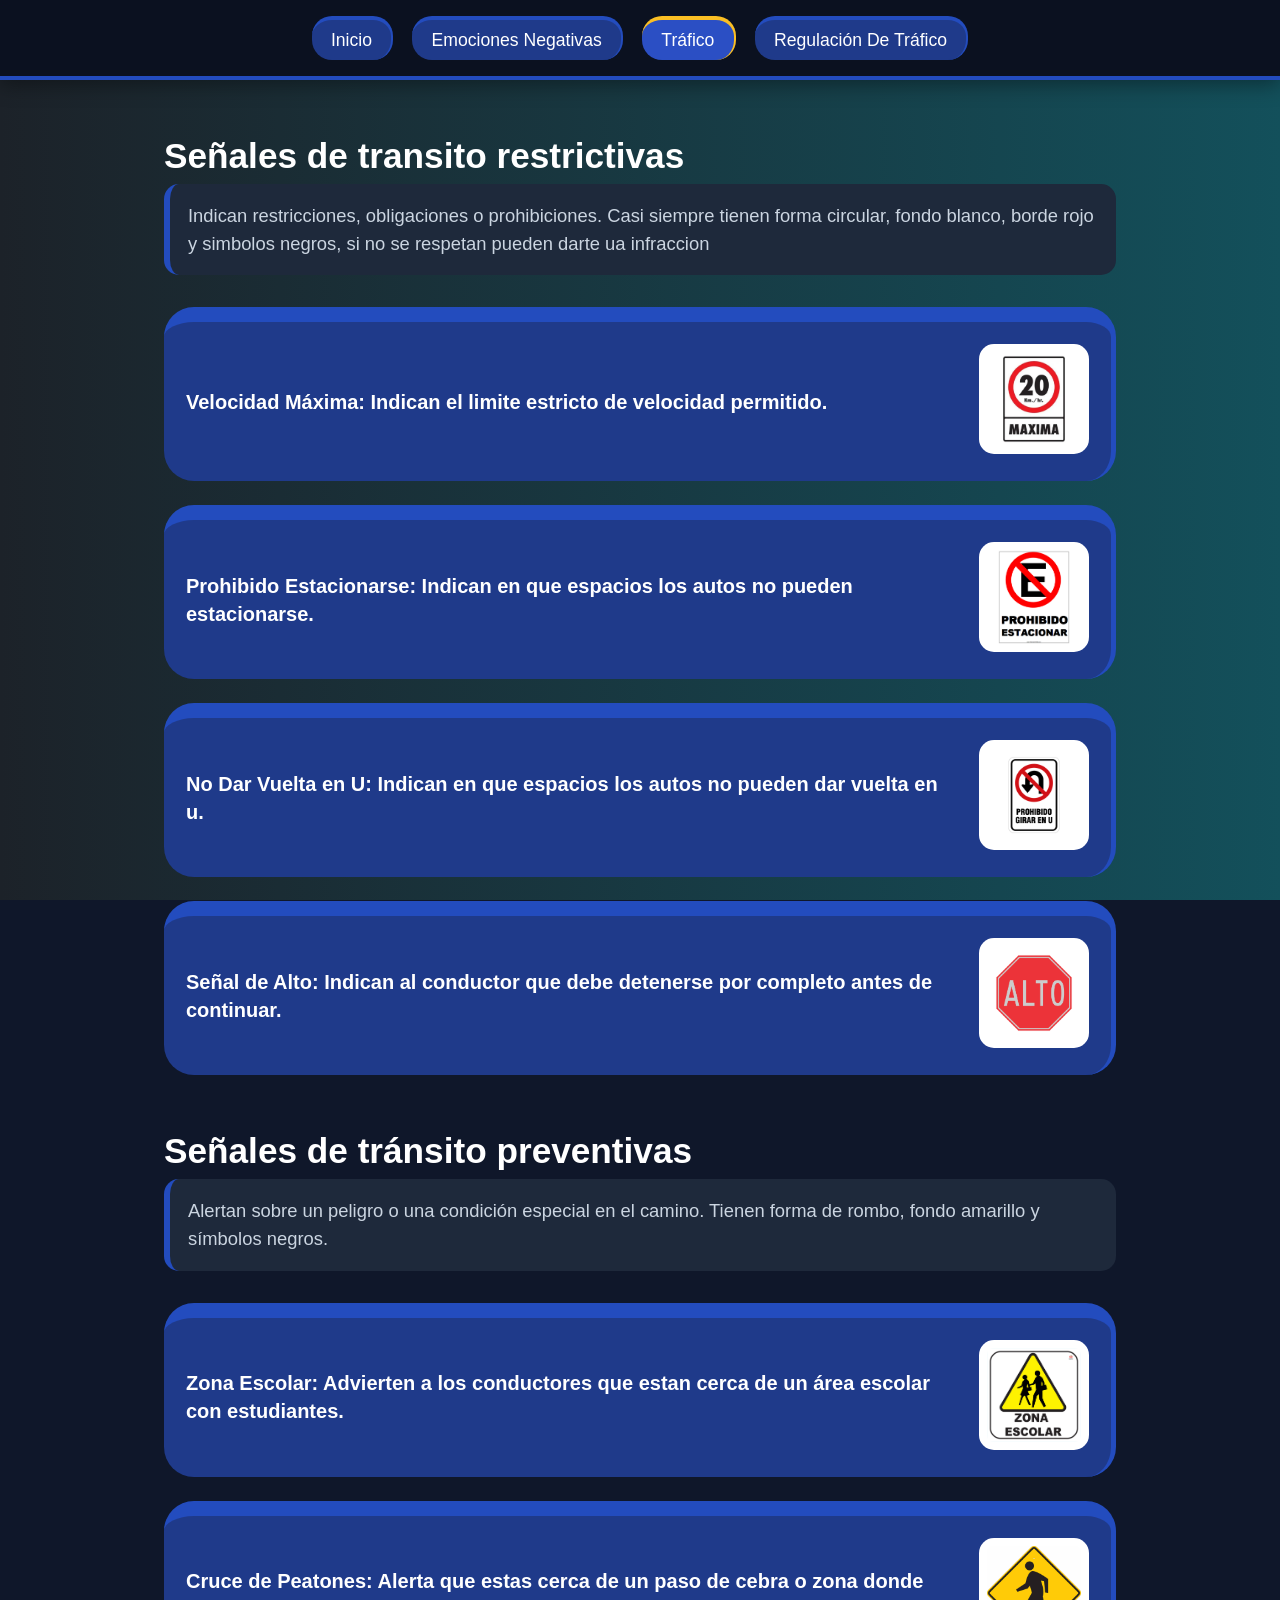
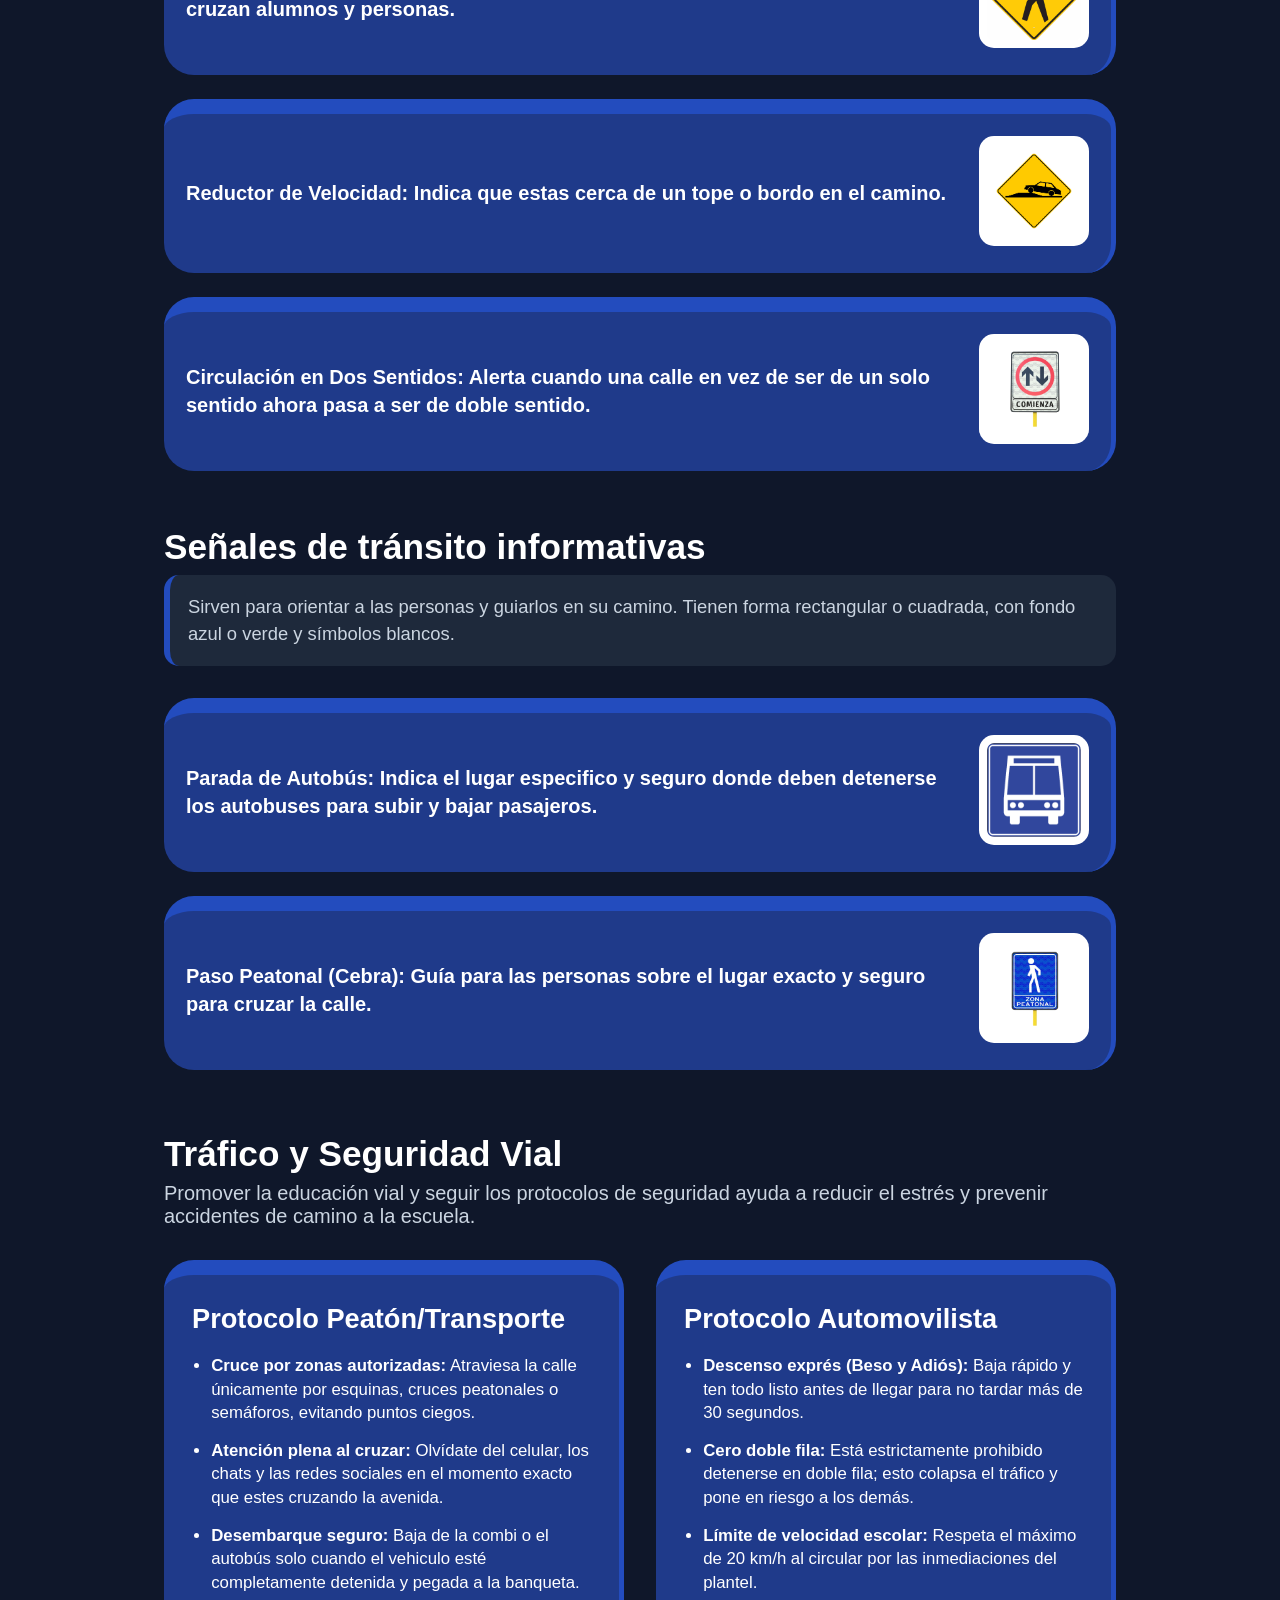
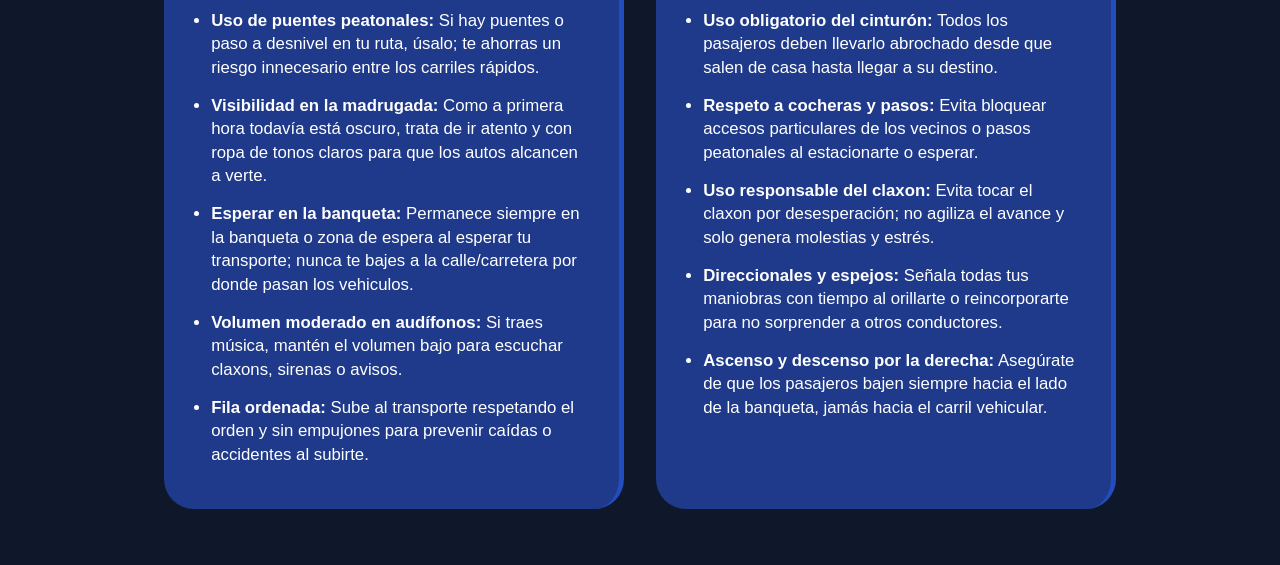
<file: Paginas/Trafico.html>
<!DOCTYPE html>
<html lang="en">
<head>
    <meta charset="UTF-8">
    <meta name="viewport" content="width=device-width, initial-scale=1.0">
    <title>Trafico</title>
    <link rel="stylesheet" href="../CSS/Style.css"> 
    <link rel="stylesheet" href="../CSS/StyleTrafico.css">
    
</head>

<body>
    
    <!--        <menu de navegacion>         -->




<header class="Menu-Header">
    <nav class="Menu"> 
        <div class="ContenedorBotones">
            <a class="Botones" href="index.html">Inicio</a>
            <a class="Botones" href="Emociones.html">Emociones Negativas</a>
            <a class="Botones activo" href="Trafico.html">Tráfico</a>
            <a class="Botones" href="RegulacionDeTrafico.html">Regulación De Tráfico</a>
        </div>
    </nav>
</header>

<section>
  <h2>Señales de transito restrictivas</h2>
  <span>Indican restricciones, obligaciones o prohibiciones. Casi siempre tienen forma circular, fondo blanco, borde rojo y simbolos negros, si no se respetan pueden darte ua infraccion</span>
  <div>
    <p><strong>Velocidad Máxima: Indican el limite estricto de velocidad permitido.</strong></p>
    <div>
      <img src="../Imagenes/imagenes trafico/t1.jpg" alt="imagen de señal de limite de velocidad.">
    </div>
  </div>
  <div>
    <p><strong>Prohibido Estacionarse: Indican en que espacios los autos no pueden estacionarse.</strong></p>
    <div>
      <img src="../Imagenes/imagenes trafico/t2.png" alt="imagen de señal de prohibido estacionarse.">
    </div>
  </div>
  <div>
    <p><strong>No Dar Vuelta en U: Indican en que espacios los autos no pueden dar vuelta en u.</strong></p>
    <div>
      <img src="../Imagenes/imagenes trafico/t3.webp" alt="imagen de señal de prohibido vuelta en u.">
    </div>
  </div>
  <div>
    <p><strong>Señal de Alto: Indican al conductor que debe detenerse por completo antes de continuar.</strong></p>
    <div>
      <img src="../Imagenes/imagenes trafico/t4.png" alt="imagen de señal de alto.">
    </div>
  </div>
</section>



<section>
  <h2>Señales de tránsito preventivas</h2>
  <span>Alertan sobre un peligro o una condición especial en el camino. Tienen forma de rombo, fondo amarillo y símbolos negros.</span>
  
  <div>
    <p><strong>Zona Escolar: Advierten a los conductores que estan cerca de un área escolar con estudiantes.</strong></p>
    <div>
      <img src="../Imagenes/imagenes trafico/t5.png" alt="imagen de señal de zona escolar.">
    </div>
  </div>

  <div>
    <p><strong>Cruce de Peatones: Alerta que estas cerca de un paso de cebra o zona donde cruzan alumnos y personas.</strong></p>
    <div>
      <img src="../Imagenes/imagenes trafico/t6.jpg" alt="imagen de señal de cruce de peatones.">
    </div>
  </div>

  <div>
    <p><strong>Reductor de Velocidad: Indica que estas cerca de un tope o bordo en el camino.</strong></p>
    <div>
      <img src="../Imagenes/imagenes trafico/t7.png" alt="imagen de señal de reductor de velocidad.">
    </div>
  </div>

  <div>
    <p><strong>Circulación en Dos Sentidos: Alerta cuando una calle en vez de ser de un solo sentido ahora pasa a ser de doble sentido.</strong></p>
    <div>
      <img src="../Imagenes/imagenes trafico/t8.webp" alt="imagen de señal de circulación en dos sentidos.">
    </div>
  </div>
</section>



<section>
  <h2>Señales de tránsito informativas</h2>
  <span>Sirven para orientar a las personas y guiarlos en su camino. Tienen forma rectangular o cuadrada, con fondo azul o verde y símbolos blancos.</span>
  
  <div>
    <p><strong>Parada de Autobús: Indica el lugar especifico y seguro donde deben detenerse los autobuses para subir y bajar pasajeros.</strong></p>
    <div>
      <img src="../Imagenes/imagenes trafico/t9.jpg" alt="imagen de señal de parada de autobús.">
    </div>
  </div>

  <div>
    <p><strong>Paso Peatonal (Cebra): Guía para las personas sobre el lugar exacto y seguro para cruzar la calle.</strong></p>
    <div>
      <img src="../Imagenes/imagenes trafico/t10.webp" alt="imagen de señal de paso peatonal.">
    </div>
  </div>
</section>








<section class="seccion-trafico">
  <h2>Tráfico y Seguridad Vial</h2>
  <p class="intro">Promover la educación vial y seguir los protocolos de seguridad ayuda a reducir el estrés y prevenir accidentes de camino a la escuela.</p>

  <div class="cards-grid">

  
    <div class="card-vial">
      <h3> Protocolo Peatón/Transporte</h3>
      <ul>
        <li><strong>Cruce por zonas autorizadas:</strong> Atraviesa la calle únicamente por esquinas, cruces peatonales o semáforos, evitando puntos ciegos.</li>
        <li><strong>Atención plena al cruzar:</strong> Olvídate del celular, los chats y las redes sociales en el momento exacto que estes cruzando la avenida.</li>
        <li><strong>Desembarque seguro:</strong> Baja de la combi o el autobús solo cuando el vehiculo esté completamente detenida y pegada a la banqueta.</li>
        <li><strong>Uso de puentes peatonales:</strong> Si hay puentes o paso a desnivel en tu ruta, úsalo; te ahorras un riesgo innecesario entre los carriles rápidos.</li>
        <li><strong>Visibilidad en la madrugada:</strong> Como a primera hora todavía está oscuro, trata de ir atento y con ropa de tonos claros para que los autos alcancen a verte.</li>
        <li><strong>Esperar en la banqueta:</strong> Permanece siempre en la banqueta o zona de espera al esperar tu transporte; nunca te bajes a la calle/carretera por donde pasan los vehiculos.</li>
        <li><strong>Volumen moderado en audífonos:</strong> Si traes música, mantén el volumen bajo para escuchar claxons, sirenas o avisos.</li>
        <li><strong>Fila ordenada:</strong> Sube al transporte respetando el orden y sin empujones para prevenir caídas o accidentes al subirte.</li>
      </ul>
    </div>

    

    <div class="card-vial">
      <h3>Protocolo Automovilista</h3>
      <ul>
       <li><strong>Descenso exprés (Beso y Adiós):</strong> Baja rápido y ten todo listo antes de llegar para no tardar más de 30 segundos.</li>
        <li><strong>Cero doble fila:</strong> Está estrictamente prohibido detenerse en doble fila; esto colapsa el tráfico y pone en riesgo a los demás.</li>
        <li><strong>Límite de velocidad escolar:</strong> Respeta el máximo de 20 km/h al circular por las inmediaciones del plantel.</li>
        <li><strong>Uso obligatorio del cinturón:</strong> Todos los pasajeros deben llevarlo abrochado desde que salen de casa hasta llegar a su destino.</li>
        <li><strong>Respeto a cocheras y pasos:</strong> Evita bloquear accesos particulares de los vecinos o pasos peatonales al estacionarte o esperar.</li>
        <li><strong>Uso responsable del claxon:</strong> Evita tocar el claxon por desesperación; no agiliza el avance y solo genera molestias y estrés.</li>
        <li><strong>Direccionales y espejos:</strong> Señala todas tus maniobras con tiempo al orillarte o reincorporarte para no sorprender a otros conductores.</li>
        <li><strong>Ascenso y descenso por la derecha:</strong> Asegúrate de que los pasajeros bajen siempre hacia el lado de la banqueta, jamás hacia el carril vehicular.</li>
      </ul>
    </div>

  </div>
</section>






</body>
</html>
</file>
<file: CSS/StyleIndex.css>
.Menu-Header {
    position: sticky;
    top: 0;
    z-index: 1000;
}

.Menu {
    background-color: #0b1120;
    padding: 1rem 1.5rem;
    border-bottom: 4px solid #234cbe;
    box-shadow: 0 4px 20px rgba(0, 0, 0, 0.4);
}

.ContenedorBotones {
    display: flex;
    justify-content: center;
    align-items: center;
    gap: 1.2rem;
    flex-wrap: wrap;
    max-width: 1200px;
    margin: 0 auto;
}

.Botones {
    color: white;
    text-decoration: none;
    font-size: 1.1rem;
    font-family: 'Franklin Gothic Medium', 'Arial Narrow', Arial, sans-serif;
    background-color: #1f3a8a;
    padding: 0.6rem 1.2rem;
    border-radius: 20px;
    border-top: 4px solid #234cbe;
    border-right: 2px solid #234cbe;
    transition: all 0.3s ease;
}

.Botones:hover {
    background-color: #24475a;
    border-top: 4px solid #fbbf24;
    border-right: 2px solid #fbbf24;
    transform: translateY(-2px);
}

.Botones.activo {
    background-color: #2b4fc4;
    border-top: 4px solid #fbbf24;
    border-right: 2px solid #fbbf24;
}

.ContenedorTitulo {
    margin: 10vh 5vw;
    width: 45vw;
    background-color: #ff070700;
}

.ContenedorTexto {
   margin-left: 5vw;
   margin-top: 10vh;
   width: 30vw;
   background-color: #ff070700;
}

.ContenedorTexto2 {
   margin-top: 10vh;
   width: 25vw;
   background-color: #ff070700;
}

.ContenedorTexto3 {
   margin-top: 5vh;
   margin-left: 5vw;
   width: 50vw;
   background-color: #ff070700;
}

.subtitulo {
    text-align: left;
    color: white;
    font-family: 'Franklin Gothic Medium', 'Arial Narrow', Arial, sans-serif;
    font-size: 1.5rem;
    margin-top: 0vh;
}

.Texto {
    text-align: left;
    color: white;
    font-family: 'Franklin Gothic Medium', 'Arial Narrow', Arial, sans-serif;
    font-size: 2rem;
    margin-top: 0vh;
}

.ImagenTitulo {
    margin-top: 10vh;
    margin-left: 8vw;
    margin-right: 0vw;
    width: 40vw;
    height: 40vh;
    -webkit-mask-image: linear-gradient(to right, transparent, black 40%);
    mask-image: linear-gradient(to right, transparent, black 40%);
}

.Boton {
    background-color: #92840867;
    text-align: center;
    color: white;
    height: auto;
    width: auto;
    font-size: 2rem;
    border-radius: 10px;
    padding: 10px;
    margin-left: 10vw;
    text-decoration: none;
}

.Boton:hover {
    background-color: #d1be17;
    color: white;
    transition: 0.5s;
}
.fot{
    background-color: #138aa3;
    text-align: center;
    align-items: center;
    border-radius: 10px;
}
</file>
<file: CSS/Style.css>
body{
    background:linear-gradient( 90deg, #1C2229, #13505B);
    background-repeat:no-repeat;
    height:100%;
    margin:0;
    background-attachment:fixed;
}
.Titulos{
    text-align:left;
    color:white;
    font-family: 'Franklin Gothic Medium', 'Arial Narrow', Arial, sans-serif;
    font-size: 4rem;
    margin-bottom: 0vh;
}
.fot{
    background-color: #138aa3;
    text-align: center;
    align-items: center;
    border-radius: 10px;
}
</file>
<file: CSS/StyleEmociones.css>
.Menu-Header {
    position: sticky;
    top: 0;
    z-index: 1000;
}

.Menu {
    background-color: #0b1120;
    padding: 1rem 1.5rem;
    border-bottom: 4px solid #234cbe;
    box-shadow: 0 4px 20px rgba(0, 0, 0, 0.4);
}

.ContenedorBotones {
    display: flex;
    justify-content: center;
    align-items: center;
    gap: 1.2rem;
    flex-wrap: wrap;
    max-width: 1200px;
    margin: 0 auto;
}

.Botones {
    color: white;
    text-decoration: none;
    font-size: 1.1rem;
    font-family: 'Franklin Gothic Medium', 'Arial Narrow', Arial, sans-serif;
    background-color: #1f3a8a;
    padding: 0.6rem 1.2rem;
    border-radius: 20px;
    border-top: 4px solid #234cbe;
    border-right: 2px solid #234cbe;
    transition: all 0.3s ease;
}

.Botones:hover {
    background-color: #24475a;
    border-top: 4px solid #fbbf24;
    border-right: 2px solid #fbbf24;
    transform: translateY(-2px);
}

.Botones.activo {
    background-color: #2b4fc4;
    border-top: 4px solid #fbbf24;
    border-right: 2px solid #fbbf24;
}

.ContenedorTitulo{
    margin: 10vh 5vw;
    width: 45vw;
    background-color: #ff070700;
}
.EncabezadoTabla{
    text-align: center;
    color: white;
    font-family: 'Franklin Gothic Medium', 'Arial Narrow', Arial, sans-serif;
    font-size: 5rem;
}
.subtitulo {
    text-align: left;
    color: white;
    font-family: 'Franklin Gothic Medium', 'Arial Narrow', Arial, sans-serif;
    font-size: 2rem;
    margin-top: 0vh;
}
.Texto {
    text-align: left;
    color: white;
    font-family: 'Franklin Gothic Medium', 'Arial Narrow', Arial, sans-serif;
    font-size: 1.3rem;
    margin-top: 0vh;
}
.ContenedordeEncabezadoIzquierdo{
    color: white;
    font-family: 'Franklin Gothic Medium', 'Arial Narrow', Arial, sans-serif;
    font-size: 1.5rem;
    background-color: #1f3a8a00;
    border-top: 15px solid #234cbe;
    border-left: 5px solid #234cbe;
    padding: 15px;
    border-radius: 30px;
}
.ContenedordeEncabezadoIzquierdo:hover{
    background-color: #24475a;
    border-top: 15px solid #fbbf24;
    border-left: 5px solid #fbbf24;
    transition: 0.5s;
}
.ContenedordeEncabezadoDerecho{
    color: white;
    font-family: 'Franklin Gothic Medium', 'Arial Narrow', Arial, sans-serif;
    font-size: 1.5rem;
    background-color: #1f3a8a00;
    border-top: 15px solid #234cbe;
    border-right: 5px solid #234cbe;
    padding: 15px;
    border-radius: 30px;
}
.ContenedordeEncabezadoDerecho:hover{
    background-color: #24475a;
    border-top: 15px solid #fbbf24;
    border-right: 5px solid #fbbf24;
    transition: 0.5s;
}
.ContenedorDeEstresPregunta{
    color: white;
    font-family: 'Franklin Gothic Medium', 'Arial Narrow', Arial, sans-serif;
    font-size: 1.5rem;
    background-color: #1f3a8a;
    border-top: 15px solid #234cbe;
    border-right: 5px solid #234cbe;
    padding: 15px;
    border-radius: 30px;
    transition: all 0.5s;
}
.ContenedorDeEstresPregunta:hover{
    background-color: #2b4fc4;
    border-top: 15px solid #fbbf24;
    border-right: 5px solid #fbbf24;
    transform: scale(1.03);
    transition: 0.5s;
}
.ContenedorDeEstresEmocion{
    color: white;
    font-family: 'Franklin Gothic Medium', 'Arial Narrow', Arial, sans-serif;
    font-size: 1.5rem;
    background-color: #4a2c82;
    border-top: 15px solid #234cbe;
    border-right: 5px solid #234cbe;
    padding: 15px;
    border-radius: 30px;
    transition: all 0.5s;
}
.ContenedorDeEstresEmocion:hover{
    background-color: #6a3fc0;
    border-top: 15px solid #fbbf24;
    border-right: 5px solid #fbbf24;
    transform: scale(1.03);
    transition: 0.5s;
}
.ContenedorDeEstresEjemplo1{
    color: white;
    font-family: 'Franklin Gothic Medium', 'Arial Narrow', Arial, sans-serif;
    font-size: 1.5rem;
    background-color: #0e5e6f;
    border-top: 15px solid #234cbe;
    border-right: 5px solid #234cbe;
    padding: 15px;
    border-radius: 30px;
    transition: all 0.5s;
}
.ContenedorDeEstresEjemplo1:hover{
    background-color: #138aa3;
    border-top: 15px solid #fbbf24;
    border-right: 5px solid #fbbf24;
    transform: scale(1.03);
    transition: 0.5s;
}
.ContenedorDeEstresEjemplo2{
    color: white;
    font-family: 'Franklin Gothic Medium', 'Arial Narrow', Arial, sans-serif;
    font-size: 1.5rem;
    background-color: #7b2442;
    border-top: 15px solid #234cbe;
    border-right: 5px solid #234cbe;
    padding: 15px;
    border-radius: 30px;
    transition: all 0.5s;
}
.ContenedorDeEstresEjemplo2:hover{
    background-color: #a8325c;
    border-top: 15px solid #fbbf24;
    border-right: 5px solid #fbbf24;
    transform: scale(1.03);
    transition: 0.5s;
}
.ContenedorDeEstresEjemplo3{ 
    color: white;
    font-family: 'Franklin Gothic Medium', 'Arial Narrow', Arial, sans-serif;
    font-size: 1.5rem;
    background-color: #1e5b45;
    border-top: 15px solid #234cbe;
    border-right: 5px solid #234cbe;
    padding: 15px;
    border-radius: 30px;
    transition: all 0.5s;
}
.ContenedorDeEstresEjemplo3:hover{
    background-color: #2a8564;
    border-top: 15px solid #fbbf24;
    border-right: 5px solid #fbbf24;
    transform: scale(1.03);
    transition: 0.5s;
}
.TablaEmociones{
    margin: 5vh 10vw;
}

.fot{
    background-color: #138aa3;
    text-align: center;
    align-items: center;
    border-radius: 10px;
}
</file>
<file: CSS/StyleRegulacionTra.css>
.Menu-Header {
    position: sticky;
    top: 0;
    z-index: 1000;
}

.Menu {
    background-color: #0b1120;
    padding: 1rem 1.5rem;
    border-bottom: 4px solid #234cbe;
    box-shadow: 0 4px 20px rgba(0, 0, 0, 0.4);
}

.ContenedorBotones {
    display: flex;
    justify-content: center;
    align-items: center;
    gap: 1.2rem;
    flex-wrap: wrap;
    max-width: 1200px;
    margin: 0 auto;
}

.Botones {
    color: white;
    text-decoration: none;
    font-size: 1.1rem;
    font-family: 'Franklin Gothic Medium', 'Arial Narrow', Arial, sans-serif;
    background-color: #1f3a8a;
    padding: 0.6rem 1.2rem;
    border-radius: 20px;
    border-top: 4px solid #234cbe;
    border-right: 2px solid #234cbe;
    transition: all 0.3s ease;
}

.Botones:hover {
    background-color: #24475a;
    border-top: 4px solid #fbbf24;
    border-right: 2px solid #fbbf24;
    transform: translateY(-2px);
}

.Botones.activo {
    background-color: #2b4fc4;
    border-top: 4px solid #fbbf24;
    border-right: 2px solid #fbbf24;
}

.ContenedorTituloRT {
    margin: 10vh auto; /* Centrado horizontalmente */
    width: 80vw;
    max-width: 1200px;
    background-color: transparent;
    text-align: center;
}

.EncabezadoTablaRT {
    text-align: center;
    color: white;
    font-family: 'Franklin Gothic Medium', 'Arial Narrow', Arial, sans-serif;
    font-size: 5rem;
}

.subtituloRT {
    text-align: center; /* Centrado para mejor estética */
    color: white;
    font-family: 'Franklin Gothic Medium', 'Arial Narrow', Arial, sans-serif;
    font-size: 2rem;
    margin-top: 0;
}

.TextoRT {
    text-align: center;
    color: white;
    font-family: 'Franklin Gothic Medium', 'Arial Narrow', Arial, sans-serif;
    font-size: 1.3rem;
    margin-top: 0;
}

.ContenedordeEncabezadoIzquierdoRT {
    color: white;
    font-family: 'Franklin Gothic Medium', 'Arial Narrow', Arial, sans-serif;
    font-size: 1.5rem;
    background-color: transparent;
    border-top: 15px solid #234cbe;
    border-left: 5px solid #234cbe;
    padding: 15px;
    border-radius: 30px;
    transition: all 0.5s ease;
}

.ContenedordeEncabezadoIzquierdoRT:hover {
    background-color: #24475a;
    border-top: 15px solid #fbbf24;
    border-left: 5px solid #fbbf24;
}

.ContenedordeEncabezadoDerechoRT {
    color: white;
    font-family: 'Franklin Gothic Medium', 'Arial Narrow', Arial, sans-serif;
    font-size: 1.5rem;
    background-color: transparent;
    border-top: 15px solid #234cbe;
    border-right: 5px solid #fbbf24;
    padding: 15px;
    border-radius: 30px;
    transition: all 0.5s ease;
}

.ContenedordeEncabezadoDerechoRT:hover {
    background-color: #24475a;
    border-top: 15px solid #fbbf24;
    border-right: 5px solid #fbbf24;
}

/* Base común para tarjetas de estrategias centradas */
[class*="ContenedorDeEstrategia"] {
    color: white;
    font-family: 'Franklin Gothic Medium', 'Arial Narrow', Arial, sans-serif;
    font-size: 1.5rem;
    border-top: 15px solid #234cbe;
    border-right: 5px solid #234cbe;
    padding: 20px;
    border-radius: 30px;
    transition: all 0.5s ease;
    margin: 3vh auto; /* Centra las tarjetas vertical y horizontalmente */
    width: 85%;
    max-width: 1000px;
}

[class*="ContenedorDeEstrategia"]:hover {
    border-top: 15px solid #fbbf24;
    border-right: 5px solid #fbbf24;
    transform: scale(1.02);
}

.ContenedorDeEstrategia1Pregunta {
    background-color: #1f3a8a;
}
.ContenedorDeEstrategia1Pregunta:hover {
    background-color: #2b4fc4;
}

.ContenedorDeEstrategia2Pregunta {
    background-color: #4a2c82;
}
.ContenedorDeEstrategia2Pregunta:hover {
    background-color: #6a3fc0;
}

.ContenedorDeEstrategia3Pregunta {
    background-color: #0e5e6f;
}
.ContenedorDeEstrategia3Pregunta:hover {
    background-color: #138aa3;
}

.ContenedorDeEstrategia4Pregunta {
    background-color: #7b2442;
}
.ContenedorDeEstrategia4Pregunta:hover {
    background-color: #a8325c;
}

.TablaRT {
    margin: 5vh auto;
    display: flex;
    flex-direction: column;
    align-items: center; /* Centra los elementos internos de la tabla */
    width: 100%;
}
.fot{
    background-color: #138aa3;
    text-align: center;
    align-items: center;
    border-radius: 10px;
}
</file>
<file: CSS/StyleTrafico.css>
* {
    margin: 0;
    padding: 0;
    box-sizing: border-box;
}

body {
    background-color: #0f172a; /* Fondo oscuro elegante */
    color: white;
    font-family: 'Franklin Gothic Medium', 'Arial Narrow', Arial, sans-serif;
    overflow-x: hidden;
}


.Menu-Header {
    position: sticky;
    top: 0;
    z-index: 1000;
}

.Menu {
    background-color: #0b1120;
    padding: 1rem 1.5rem;
    border-bottom: 4px solid #234cbe;
    box-shadow: 0 4px 20px rgba(0, 0, 0, 0.4);
}

.ContenedorBotones {
    display: flex;
    justify-content: center;
    align-items: center;
    gap: 1.2rem;
    flex-wrap: wrap;
    max-width: 1200px;
    margin: 0 auto;
}

.Botones {
    color: white;
    text-decoration: none;
    font-size: 1.1rem;
    background-color: #1f3a8a;
    padding: 0.6rem 1.2rem;
    border-radius: 20px;
    border-top: 4px solid #234cbe;
    border-right: 2px solid #234cbe;
    transition: all 0.3s ease;
}

.Botones:hover {
    background-color: #24475a;
    border-top: 4px solid #fbbf24;
    border-right: 2px solid #fbbf24;
    transform: translateY(-2px);
}

/* Clase para resaltar la página actual en el menú */
.Botones.activo {
    background-color: #2b4fc4;
    border-top: 4px solid #fbbf24;
    border-right: 2px solid #fbbf24;
}


.ContenedorTitulo {
    margin: 8vh 5vw;
    width: 45vw;
    background-color: transparent;
}

.EncabezadoTabla {
    text-align: center;
    color: white;
    font-size: 4.5rem;
    margin-bottom: 1rem;
}

.subtitulo {
    text-align: left;
    color: white;
    font-size: 2rem;
    margin-bottom: 0.5rem;
}

.Texto {
    text-align: left;
    color: white;
    font-size: 1.3rem;
}


section {
    max-width: 1000px;
    margin: 3.5rem auto;
    padding: 0 1.5rem;
}

section h2 {
    font-size: 2.2rem;
    color: white;
    margin-bottom: 0.5rem;
}

section > span {
    display: block;
    font-size: 1.15rem;
    color: #cbd5e1;
    margin-bottom: 2rem;
    background-color: #1e293b;
    padding: 18px;
    border-left: 6px solid #234cbe;
    border-radius: 15px;
    line-height: 1.5;
}

section > div:not(.Menu):not(.ContenedorBotones):not(.cards-grid) {
    color: white;
    font-size: 1.25rem;
    background-color: #1f3a8a;
    border-top: 15px solid #234cbe;
    border-right: 5px solid #234cbe;
    padding: 22px;
    border-radius: 30px;
    margin-bottom: 1.5rem;
    display: flex;
    align-items: center;
    justify-content: space-between;
    gap: 1.5rem;
    transition: all 0.4s ease;
}

section > div:not(.Menu):not(.ContenedorBotones):not(.cards-grid):hover {
    background-color: #24475a;
    border-top: 15px solid #fbbf24;
    border-right: 5px solid #fbbf24;
    transform: scale(1.015);
}

section > div > p {
    flex: 1;
    line-height: 1.4;
}

section img {
    width: 110px;
    height: 110px;
    object-fit: contain;
    background-color: white;
    padding: 8px;
    border-radius: 15px;
    flex-shrink: 0;
}


.seccion-trafico {
    margin-top: 4rem;
}

.intro {
    font-size: 1.25rem;
    margin-bottom: 2rem;
    color: #cbd5e1;
}

.cards-grid {
    display: flex;
    gap: 2rem;
    flex-wrap: wrap;
}

.card-vial {
    flex: 1 1 450px;
    color: white;
    font-size: 1.2rem;
    background-color: #1f3a8a;
    border-top: 15px solid #234cbe;
    border-right: 5px solid #234cbe;
    padding: 28px;
    border-radius: 30px;
    transition: all 0.4s ease;
}

.card-vial:hover {
    background-color: #24475a;
    border-top: 15px solid #fbbf24;
    border-right: 5px solid #fbbf24;
    transform: scale(1.02);
}

.card-vial h3 {
    font-size: 1.7rem;
    margin-bottom: 1.2rem;
}

.card-vial ul {
    padding-left: 1.2rem;
}

.card-vial li {
    margin-bottom: 0.9rem;
    font-size: 1.05rem;
    line-height: 1.4;
}


.ContenedordeEncabezadoIzquierdo {
    color: white;
    font-size: 1.5rem;
    background-color: transparent;
    border-top: 15px solid #234cbe;
    border-left: 5px solid #234cbe;
    padding: 15px;
    border-radius: 30px;
    transition: 0.4s;
}

.ContenedordeEncabezadoIzquierdo:hover {
    background-color: #24475a;
    border-top: 15px solid #fbbf24;
    border-left: 5px solid #fbbf24;
}

.ContenedordeEncabezadoDerecho {
    color: white;
    font-size: 1.5rem;
    background-color: transparent;
    border-top: 15px solid #234cbe;
    border-right: 5px solid #234cbe;
    padding: 15px;
    border-radius: 30px;
    transition: 0.4s;
}

.ContenedordeEncabezadoDerecho:hover {
    background-color: #24475a;
    border-top: 15px solid #fbbf24;
    border-right: 5px solid #fbbf24;
}

.ContenedorDeEstresPregunta {
    color: white;
    font-size: 1.5rem;
    background-color: #1f3a8a;
    border-top: 15px solid #234cbe;
    border-right: 5px solid #234cbe;
    padding: 15px;
    border-radius: 30px;
    transition: all 0.4s;
}

.ContenedorDeEstresPregunta:hover {
    background-color: #2b4fc4;
    border-top: 15px solid #fbbf24;
    border-right: 5px solid #fbbf24;
    transform: scale(1.03);
}

.ContenedorDeEstresEmocion {
    color: white;
    font-size: 1.5rem;
    background-color: #4a2c82;
    border-top: 15px solid #234cbe;
    border-right: 5px solid #234cbe;
    padding: 15px;
    border-radius: 30px;
    transition: all 0.4s;
}

.ContenedorDeEstresEmocion:hover {
    background-color: #6a3fc0;
    border-top: 15px solid #fbbf24;
    border-right: 5px solid #fbbf24;
    transform: scale(1.03);
}

.TablaEmociones {
    margin: 5vh 10vw;
}


@media (max-width: 768px) {
    .ContenedorBotones {
        gap: 0.6rem;
    }
    
    .Botones {
        font-size: 0.95rem;
        padding: 0.5rem 0.9rem;
    }

    section > div:not(.Menu):not(.ContenedorBotones):not(.cards-grid) {
        flex-direction: column;
        text-align: center;
    }

    .card-vial {
        flex: 1 1 100%;
    }
}

.fot{
    background-color: #138aa3;
    text-align: center;
    align-items: center;
    border-radius: 10px;
}
</file>
